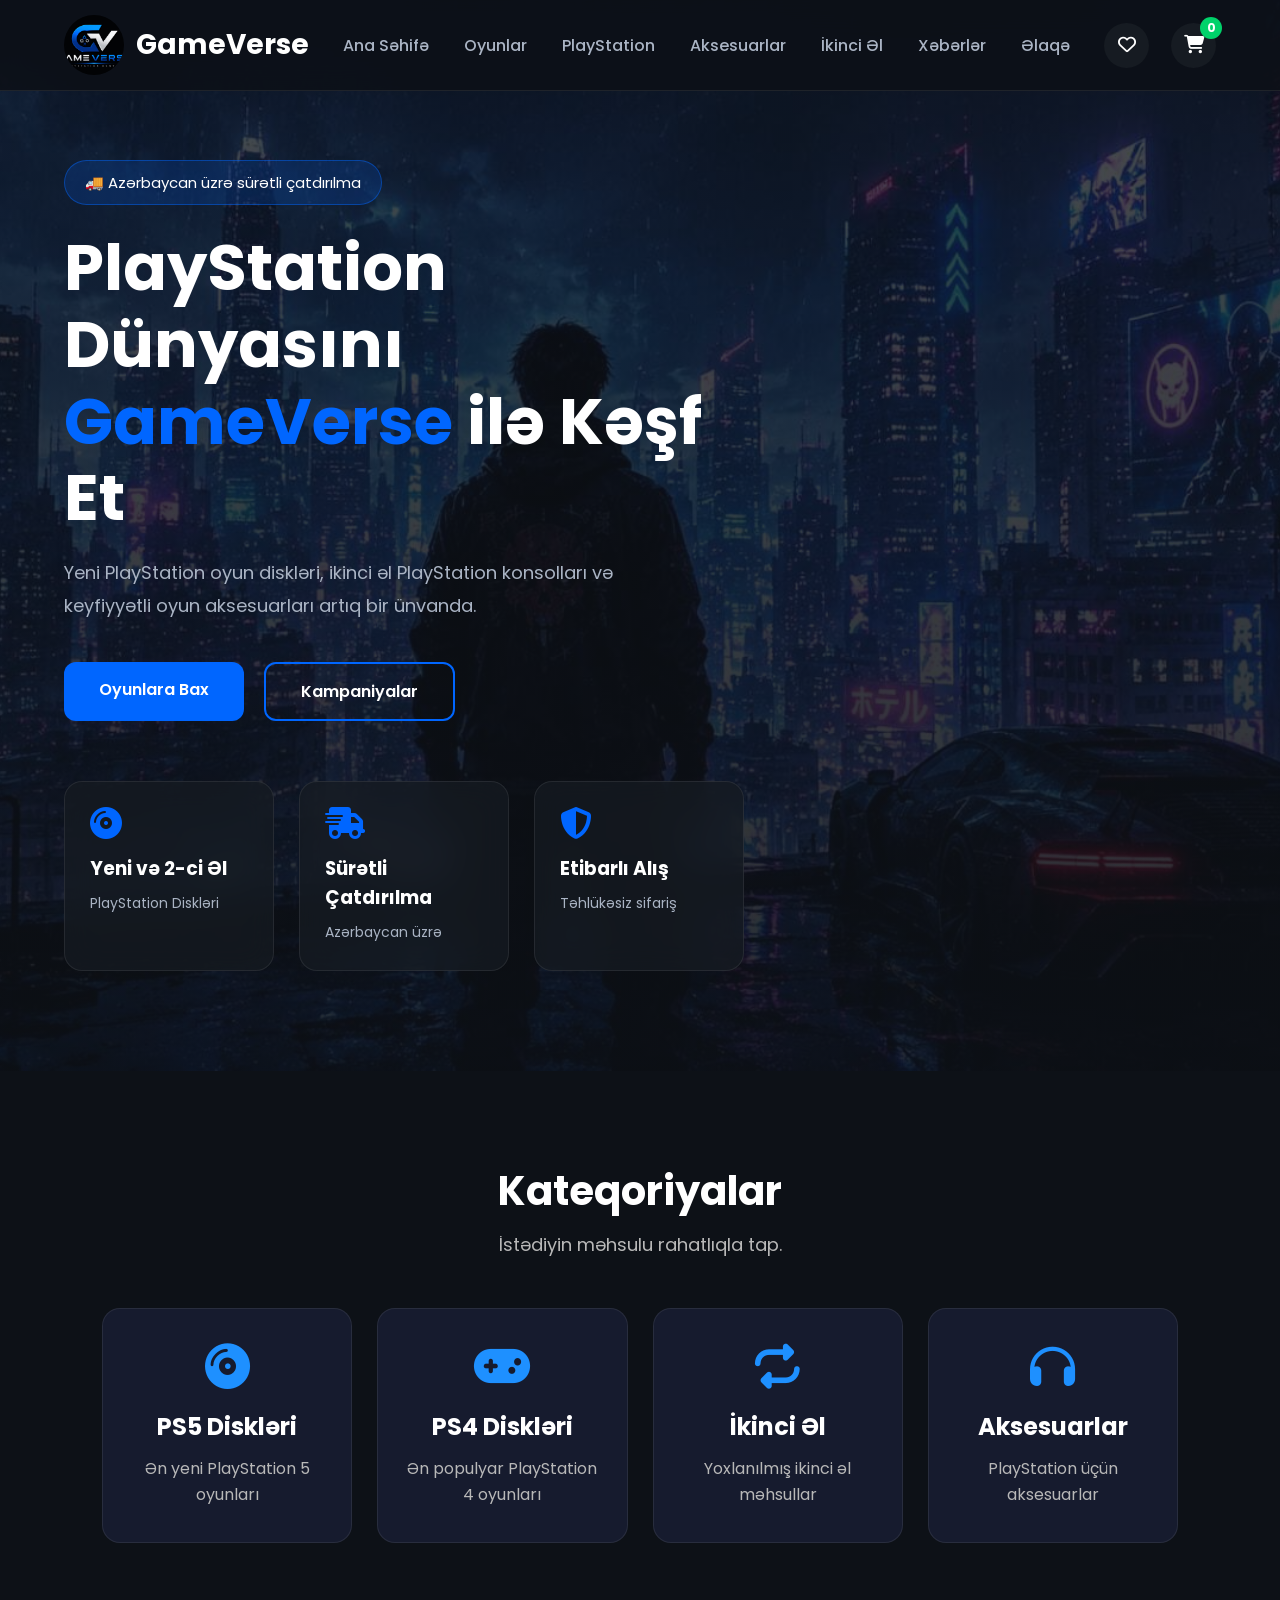
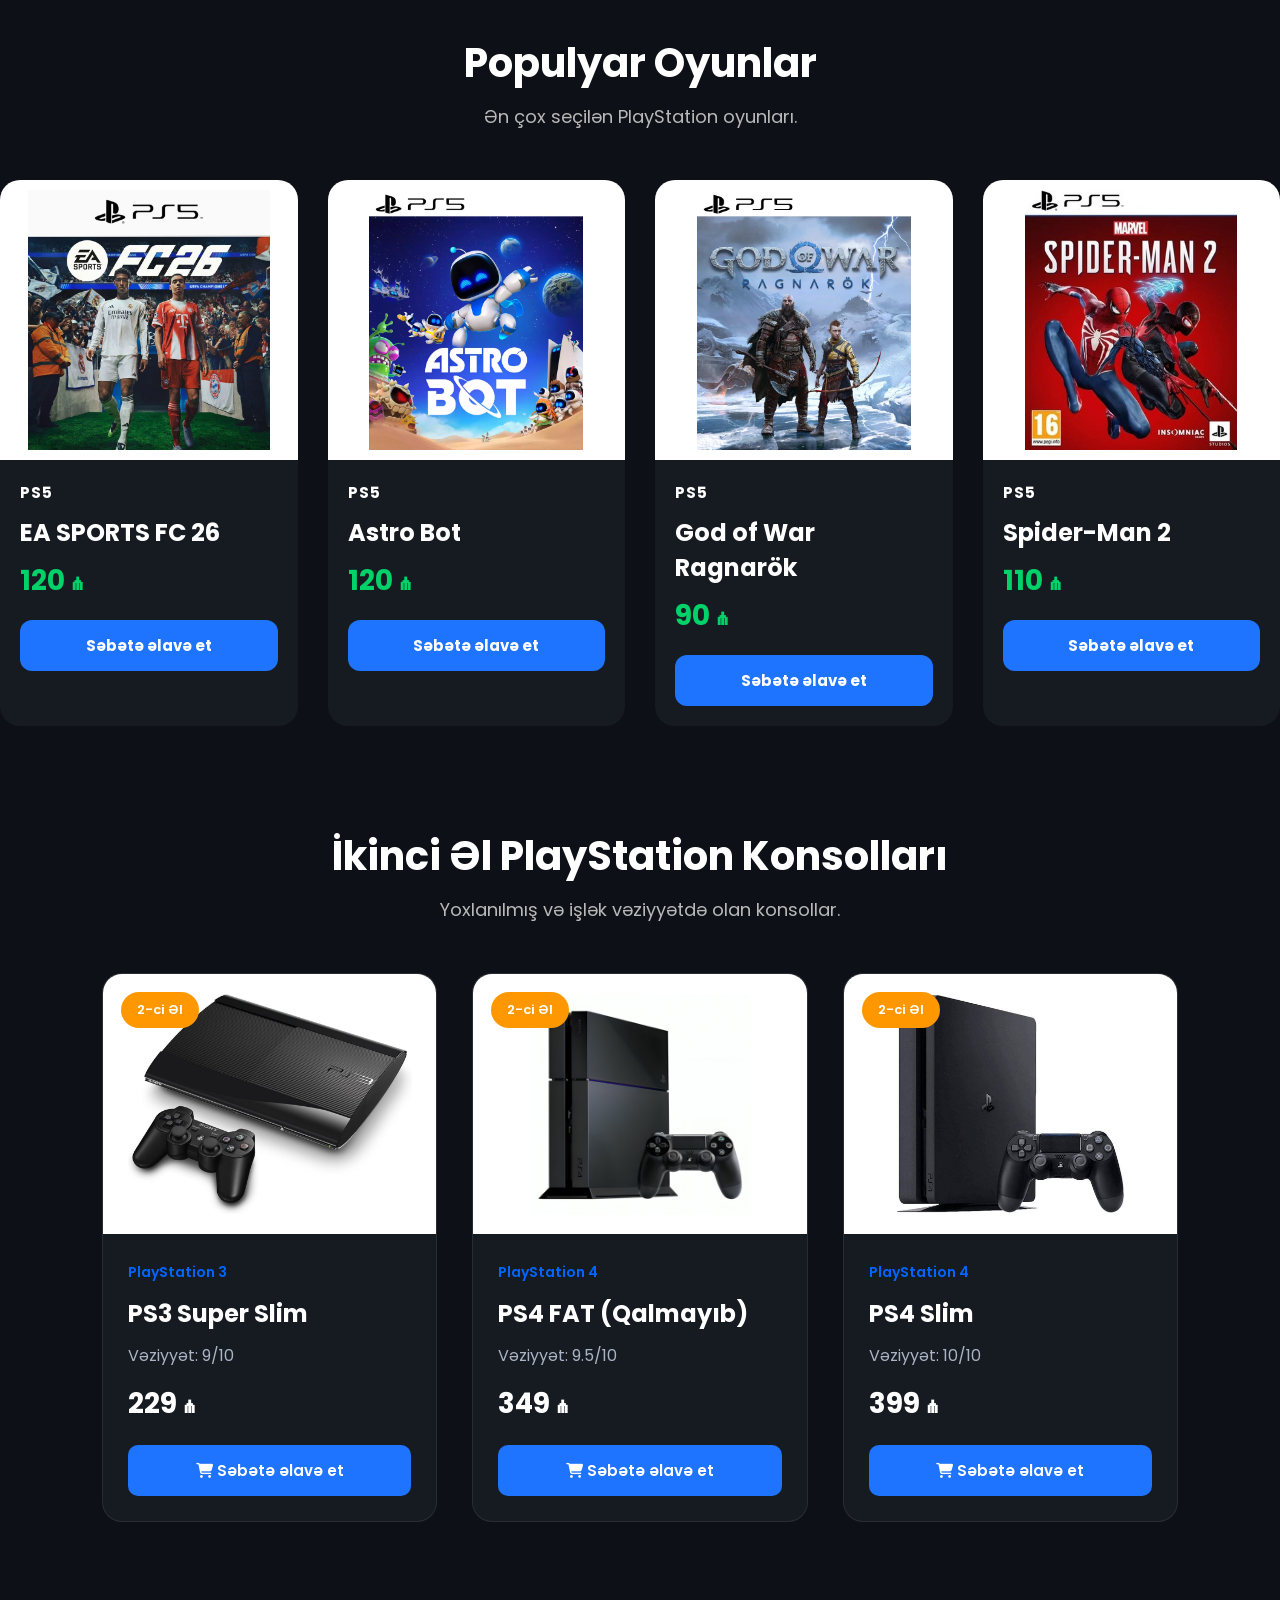
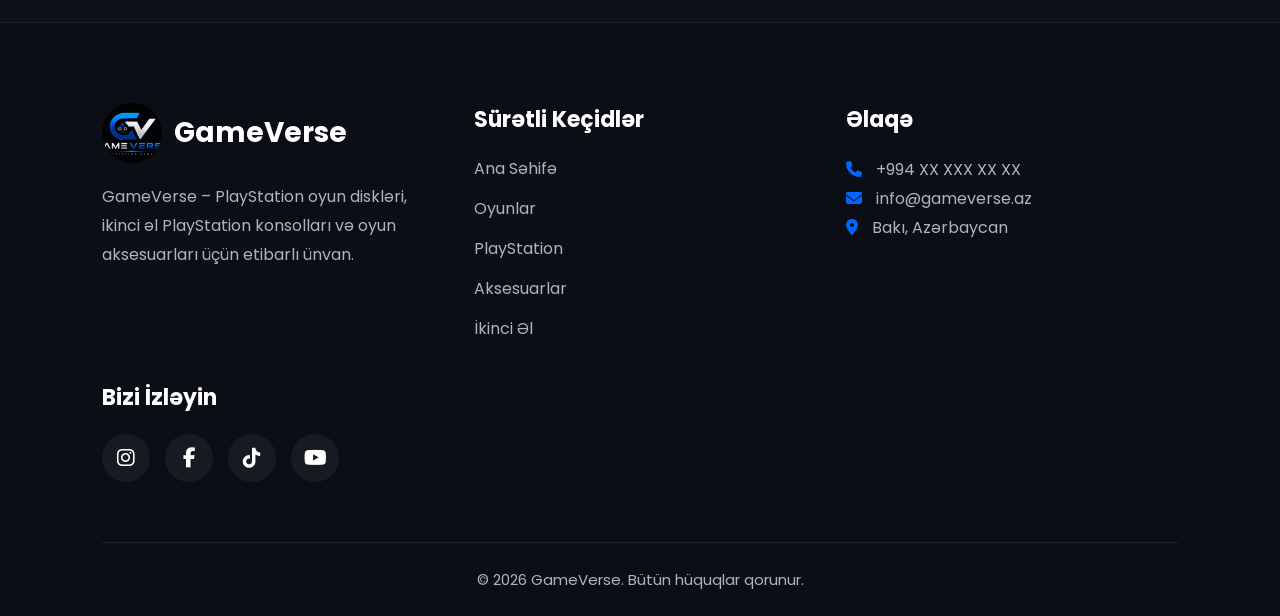
<file: index.html>
<!DOCTYPE html>
<html lang="az">

<head>
    <meta charset="UTF-8">

    <meta name="viewport" content="width=device-width, initial-scale=1.0">

    <title>GameVerse | PlayStation Oyunları</title>

    <meta name="description"
        content="PlayStation oyun diskləri, ikinci əl PlayStation konsolları və oyun aksesuarları.">

    <!-- Google Font -->

    <link rel="preconnect" href="https://fonts.googleapis.com">

    <link rel="preconnect" href="https://fonts.gstatic.com" crossorigin>

    <link href="https://fonts.googleapis.com/css2?family=Poppins:wght@300;400;500;600;700;800&display=swap"
        rel="stylesheet">

    <!-- Font Awesome -->

    <link rel="stylesheet"
        href="https://cdnjs.cloudflare.com/ajax/libs/font-awesome/6.7.2/css/all.min.css">

    <!-- CSS -->

    <link rel="stylesheet" href="style.css">
    <link rel="icon" type="image/jpeg" href="images/favicon.png">

</head>

<body>

    <!--================ HEADER ================-->

    <header>

        <nav class="navbar">

            <a href="index.html" class="logo">

                <img src="images/logo.jpeg" alt="GameVerse Logo">

                <span>GameVerse</span>

            </a>

            <ul class="nav-menu">

                <li><a href="index.html">Ana Səhifə</a></li>

                <li><a href="games.html">Oyunlar</a></li>

                <li><a href="playstation.html">PlayStation</a></li>

                <li><a href="accesories.html">Aksesuarlar</a></li>

                <li><a href="secondhand.html">İkinci Əl</a></li>

                <li><a href="news.html">Xəbərlər</a></li>

                <li><a href="contact.html">Əlaqə</a></li>

            </ul>

            <div class="nav-icons">

                

                <a href="favorites.html"><i class="fa-regular fa-heart"></i></a>

                <a href="cart.html" class="cart-icon">

    <i class="fa-solid fa-cart-shopping"></i>

    <span id="cart-count">0</span>

</a>

                

            </div>

        </nav>

    </header>

    <!--================ HERO ================-->

    <section class="hero">

        <div class="hero-content">

            <span class="hero-badge">

                🚚 Azərbaycan üzrə sürətli çatdırılma

            </span>

            <h1>

                PlayStation Dünyasını
                <span>GameVerse</span> ilə
                Kəşf Et

            </h1>

            <p>

                Yeni PlayStation oyun diskləri,
                ikinci əl PlayStation konsolları
                və keyfiyyətli oyun aksesuarları
                artıq bir ünvanda.

            </p>

            <div class="hero-buttons">

                <a href="games.html" class="btn-primary">

                    Oyunlara Bax

                </a>

                <a href="#" class="btn-secondary">

                    Kampaniyalar

                </a>

            </div>

            <div class="hero-features">

                <div class="feature-box">

                    <i class="fa-solid fa-compact-disc"></i>

                    <h3>Yeni və 2-ci Əl</h3>

                    <p>PlayStation Diskləri</p>

                </div>

                <div class="feature-box">

                    <i class="fa-solid fa-truck-fast"></i>

                    <h3>Sürətli Çatdırılma</h3>

                    <p>Azərbaycan üzrə</p>

                </div>

                <div class="feature-box">

                    <i class="fa-solid fa-shield-halved"></i>

                    <h3>Etibarlı Alış</h3>

                    <p>Təhlükəsiz sifariş</p>

                </div>

            </div>

        </div>

    </section>

<!--================ KATEQORİYALAR ================-->

<section class="categories">

    <div class="section-title">

        <h2>Kateqoriyalar</h2>

        <p>İstədiyin məhsulu rahatlıqla tap.</p>

    </div>

    <div class="category-container">

        <div class="category-card">

            <i class="fa-solid fa-compact-disc"></i>

            <h3>PS5 Diskləri</h3>

            <p>Ən yeni PlayStation 5 oyunları</p>

        </div>

        <div class="category-card">

            <i class="fa-solid fa-gamepad"></i>

            <h3>PS4 Diskləri</h3>

            <p>Ən populyar PlayStation 4 oyunları</p>

        </div>

        <div class="category-card">

            <i class="fa-solid fa-repeat"></i>

            <h3>İkinci Əl</h3>

            <p>Yoxlanılmış ikinci əl məhsullar</p>

        </div>

        <div class="category-card">

            <i class="fa-solid fa-headphones"></i>

            <h3>Aksesuarlar</h3>

            <p>PlayStation üçün aksesuarlar</p>

        </div>

    </div>

</section>

<!--================ POPULYAR OYUNLAR ================-->

<section class="popular-games">

    <div class="section-title">

        <h2>Populyar Oyunlar</h2>

        <p>Ən çox seçilən PlayStation oyunları.</p>

    </div>

    <div class="games-container">

        <div class="game-card">

            <img src="images/ea-sports-fc26-ps5.webp" alt="EA SPORTS FC 26">

            <div class="game-info">

                <span>PS5</span>

                <h3>EA SPORTS FC 26</h3>

                <p>120 ₼</p>

                <button class="add-cart">Səbətə əlavə et</button>

            </div>

        </div>

        <div class="game-card">

            <img src="images/astro-bot-ps5.webp" alt="Astro Bot">

            <div class="game-info">

                <span>PS5</span>

                <h3>Astro Bot</h3>

                <p>120 ₼</p>

                <button class="add-cart">Səbətə əlavə et</button>

            </div>

        </div>

        <div class="game-card">

            <img src="images/god-of-war-ragnarok-ps5.webp" alt="God of War Ragnarök">

            <div class="game-info">

                <span>PS5</span>

                <h3>God of War Ragnarök</h3>

                <p>90 ₼</p>

                <button class="add-cart">Səbətə əlavə et</button>

            </div>

        </div>

        <div class="game-card">

            <img src="images/spiderman-2-ps5.jpg" alt="Spider-Man 2">

            <div class="game-info">

                <span>PS5</span>

                <h3>Spider-Man 2</h3>

                <p>110 ₼</p>

                <button class="add-cart">Səbətə əlavə et</button>

            </div>

        </div>

    </div>

</section>

<!--================ İKİNCİ ƏL KONSOLLAR ================-->

<section class="used-consoles">

    <div class="section-title">

        <h2>İkinci Əl PlayStation Konsolları</h2>

        <p>Yoxlanılmış və işlək vəziyyətdə olan konsollar.</p>

    </div>

    <div class="console-container">

        <!-- PS3 -->

        <div class="console-card">

            <span class="badge used">2-ci Əl</span>

            <img src="images/ps3-super-slim.jpg" alt="PlayStation 3 Super Slim">

            <div class="console-info">

                <span class="platform">PlayStation 3</span>

                <h3>PS3 Super Slim</h3>

                <p class="condition">Vəziyyət: 9/10</p>

                <h4>229 ₼</h4>

                <button class="add-cart">

                    <i class="fa-solid fa-cart-shopping"></i>

                    Səbətə əlavə et

                </button>

            </div>

        </div>

        <!-- PS4 FAT -->

        <div class="console-card">

            <span class="badge used">2-ci Əl</span>

            <img src="images/ps4-fat.jpg" alt="PlayStation 4 FAT">

            <div class="console-info">

                <span class="platform">PlayStation 4</span>

                <h3>PS4 FAT (Qalmayıb)</h3>

                <p class="condition">Vəziyyət: 9.5/10</p>

                <h4>349 ₼</h4>

                <button class="add-cart">

                    <i class="fa-solid fa-cart-shopping"></i>

                    Səbətə əlavə et

                </button>

            </div>

        </div>

        <!-- PS4 SLIM -->

        <div class="console-card">

            <span class="badge used">2-ci Əl</span>

            <img src="images/ps4-slim.jpg" alt="PlayStation 4 Slim">

            <div class="console-info">

                <span class="platform">PlayStation 4</span>

                <h3>PS4 Slim</h3>

                <p class="condition">Vəziyyət: 10/10</p>

                <h4>399 ₼</h4>

                <button class="add-cart">

                    <i class="fa-solid fa-cart-shopping"></i>

                    Səbətə əlavə et

                </button>

            </div>

        </div>

    </div>

</section>

<!--================ FOOTER ================-->

<footer class="footer">

    <div class="footer-container">

        <!-- Logo və məlumat -->

        <div class="footer-box">

            <a href="index.html" class="footer-logo">

                <img src="images/logo.jpeg" alt="GameVerse Logo">

                <span>GameVerse</span>

            </a>

            <p>
                GameVerse – PlayStation oyun diskləri,
                ikinci əl PlayStation konsolları və
                oyun aksesuarları üçün etibarlı ünvan.
            </p>

        </div>

        <!-- Sürətli Keçidlər -->

        <div class="footer-box">

            <h3>Sürətli Keçidlər</h3>

            <ul>

                <li><a href="index.html">Ana Səhifə</a></li>

                <li><a href="games.html">Oyunlar</a></li>

                <li><a href="playstation.html">PlayStation</a></li>

                <li><a href="accesories.html">Aksesuarlar</a></li>

                <li><a href="secondhand.html">İkinci Əl</a></li>

            </ul>

        </div>

        <!-- Əlaqə -->

        <div class="footer-box">

            <h3>Əlaqə</h3>

            <p><i class="fa-solid fa-phone"></i> +994 XX XXX XX XX</p>

            <p><i class="fa-solid fa-envelope"></i> info@gameverse.az</p>

            <p><i class="fa-solid fa-location-dot"></i> Bakı, Azərbaycan</p>

        </div>

        <!-- Sosial Şəbəkələr -->

        <div class="footer-box">

            <h3>Bizi İzləyin</h3>

            <div class="social-icons">

                <a href="#"><i class="fab fa-instagram"></i></a>

                <a href="#"><i class="fab fa-facebook-f"></i></a>

                <a href="#"><i class="fab fa-tiktok"></i></a>

                <a href="#"><i class="fab fa-youtube"></i></a>

            </div>

        </div>

    </div>

    <div class="footer-bottom">

        <p>© 2026 GameVerse. Bütün hüquqlar qorunur.</p>

    </div>

</footer>

<!-- SEARCH MODAL -->

<div id="search-modal">

    <div class="search-box">

        <div class="search-header">

            <input
                type="text"
                id="search-input"
                placeholder="Oyun, PlayStation və ya aksesuar axtarın...">

            <button id="close-search">
                <i class="fa-solid fa-xmark"></i>
            </button>

        </div>

        <div id="search-results">

            <div class="search-empty">

                <i class="fa-solid fa-magnifying-glass"></i>

                <p>Axtarışa başlayın...</p>

            </div>

        </div>

    </div>

</div>

<div id="toast" class="toast">

    <i class="fa-solid fa-heart"></i>

    <span>Favorilərə əlavə edildi</span>

</div>

<script src="script.js"></script>
</body>
</html>
</file>
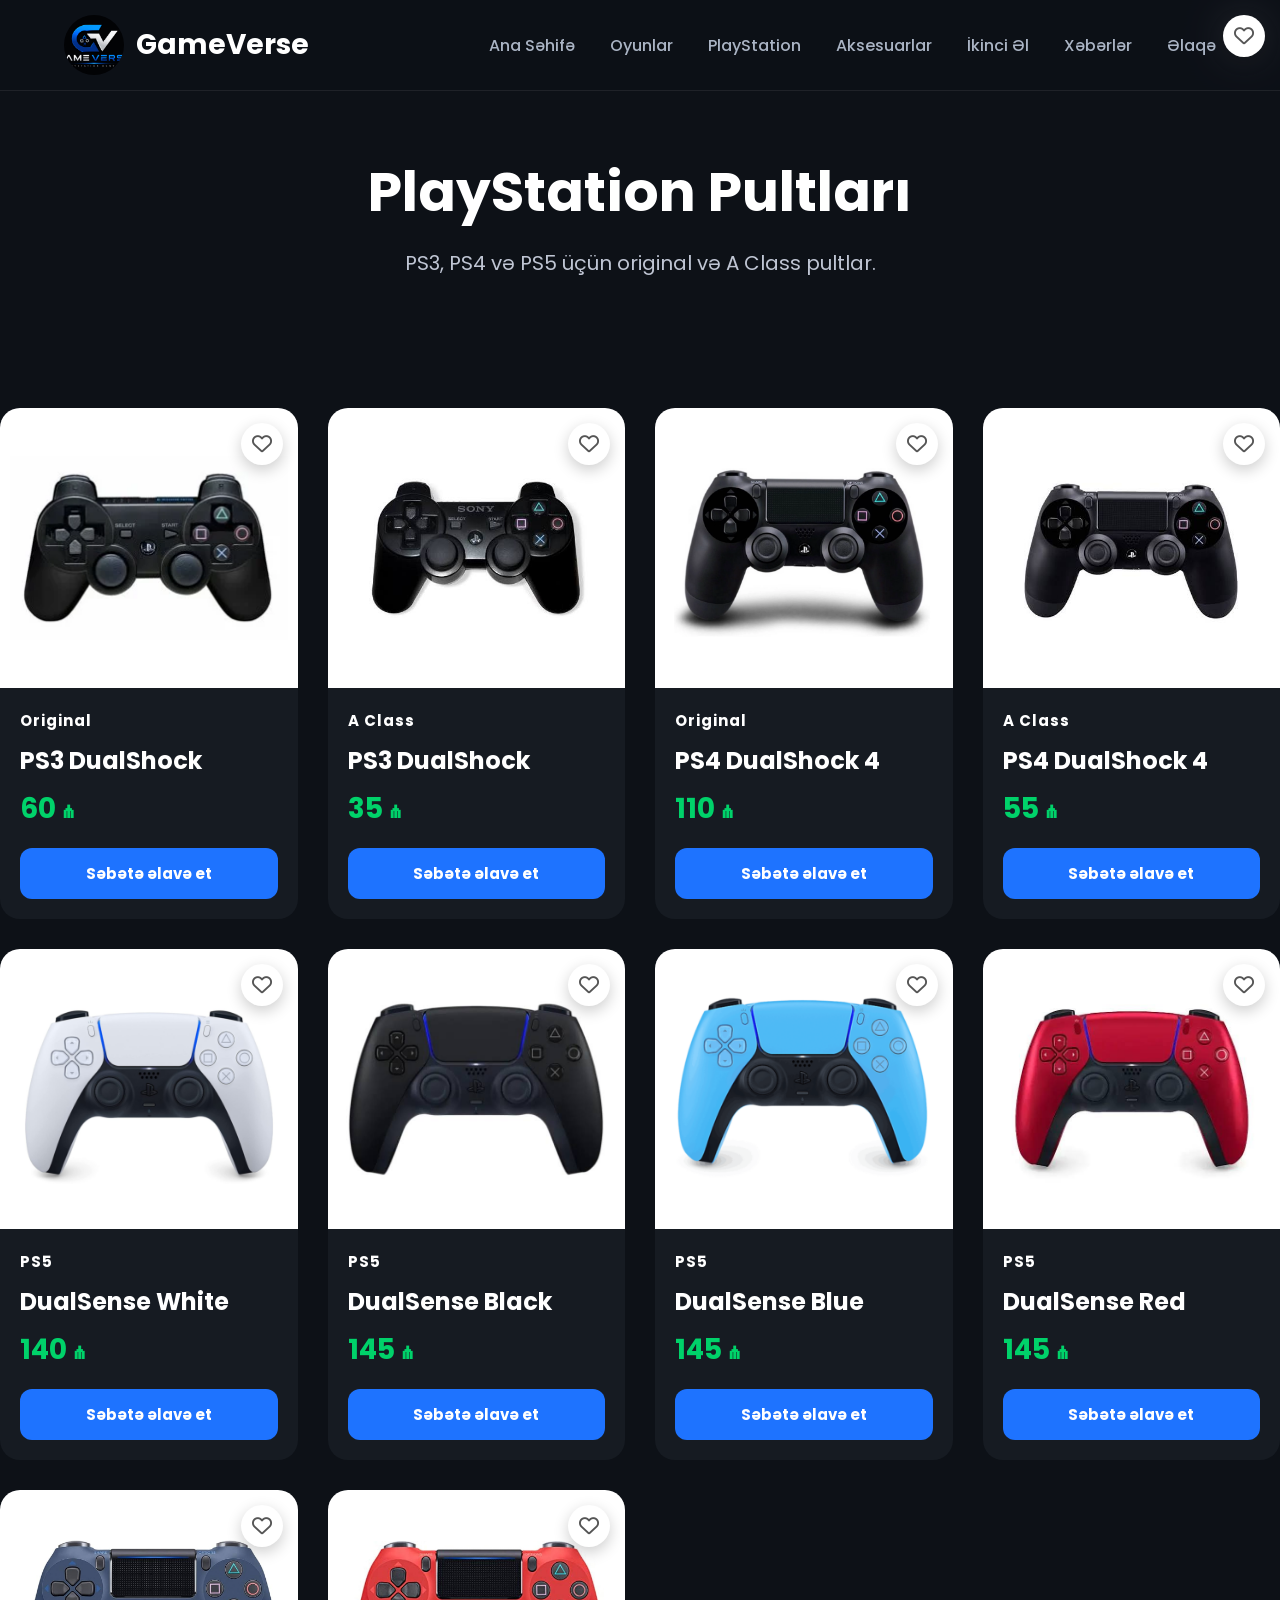
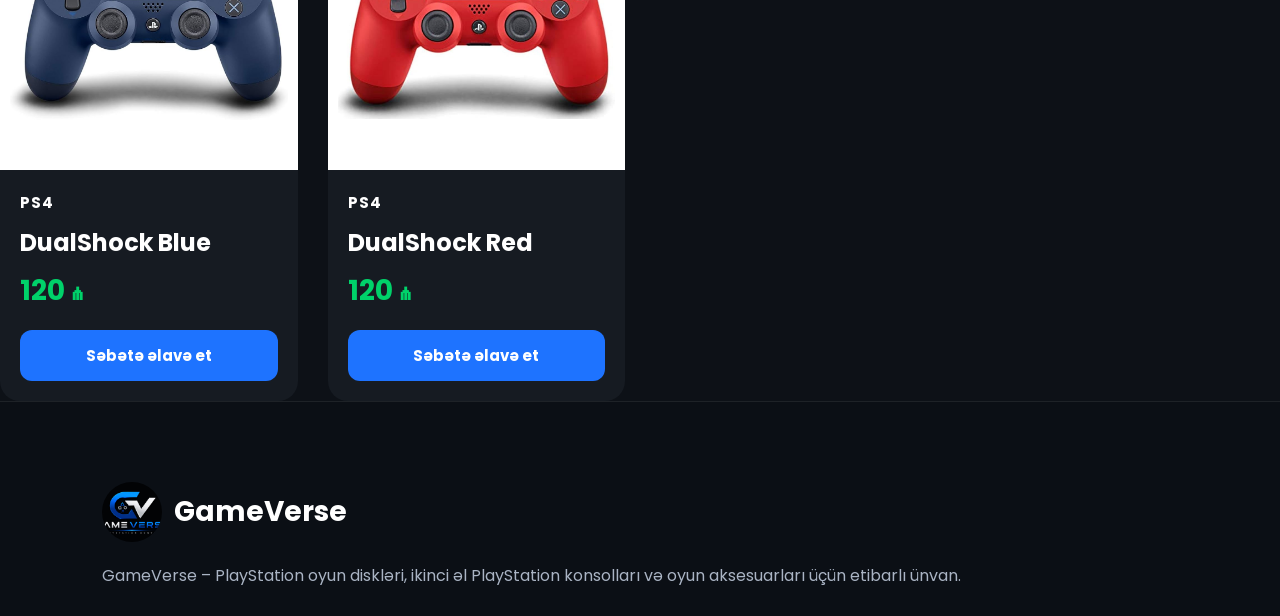
<file: accesories.html>
<!DOCTYPE html>
<html lang="az">

<head>

    <meta charset="UTF-8">
    <meta name="viewport" content="width=device-width, initial-scale=1.0">

    <title>GameVerse | Pultlar</title>

    <!-- CSS -->
    <link rel="stylesheet" href="style.css">

    <!-- Google Fonts -->
    <link rel="preconnect" href="https://fonts.googleapis.com">
    <link rel="preconnect" href="https://fonts.gstatic.com" crossorigin>

    <link href="https://fonts.googleapis.com/css2?family=Poppins:wght@300;400;500;600;700;800&display=swap" rel="stylesheet">

    <!-- Font Awesome -->
    <link rel="stylesheet"
        href="https://cdnjs.cloudflare.com/ajax/libs/font-awesome/6.7.2/css/all.min.css">

    <!-- Favicon -->
    <link rel="icon" type="image/jpeg" href="images/favicon.png">

</head>

<body>

    <header>

    <nav class="navbar">

        <a href="favorites.html" class="logo">

            <div class="favorite-btn">
    <i class="fa-regular fa-heart"></i>
</div>

<img src="images/logo.jpeg" alt="GameVerse Logo">

            <span>GameVerse</span>

        </a>

        <ul class="nav-menu">

            <li><a href="index.html">Ana Səhifə</a></li>

            <li><a href="games.html" class="active">Oyunlar</a></li>

            <li><a href="playstation.html">PlayStation</a></li>

            <li><a href="accesories.html">Aksesuarlar</a></li>

            <li><a href="secondhand.html">İkinci Əl</a></li>

            <li><a href="news.html">Xəbərlər</a></li>

            <li><a href="contact.html">Əlaqə</a></li>

        </ul>

    </nav>

</header>

<section class="page-hero">

    <div class="accessories-hero-content">

        <h1>PlayStation Pultları</h1>

        <p>PS3, PS4 və PS5 üçün original və A Class pultlar.</p>

    </div>
</section>
<section class="popular-games">
    <div class="games-container">

        <!-- PS3 Original -->
        <div class="game-card">

            <div class="favorite-btn">
                <i class="fa-regular fa-heart"></i>
            </div>

            <img src="images/ps3-dualshock-original.webp" alt="PS3 Original Controller">

            <div class="game-info">

                <span>Original</span>

                <h3>PS3 DualShock</h3>

                <p>60 ₼</p>

                <button class="add-cart">Səbətə əlavə et</button>

            </div>

        </div>

        <!-- PS3 A Class -->
        <div class="game-card">

            <div class="favorite-btn">
                <i class="fa-regular fa-heart"></i>
            </div>

            <img src="images/ps3-dualshock-aclass.jpg" alt="PS3 A Class Controller">

            <div class="game-info">

                <span>A Class</span>

                <h3>PS3 DualShock</h3>

                <p>35 ₼</p>

                <button class="add-cart">Səbətə əlavə et</button>

            </div>

        </div>

        <!-- PS4 Original -->
        <div class="game-card">

            <div class="favorite-btn">
                <i class="fa-regular fa-heart"></i>
            </div>

            <img src="images/ps4-dualshock-original.webp" alt="PS4 Original Controller">

            <div class="game-info">

                <span>Original</span>

                <h3>PS4 DualShock 4</h3>

                <p>110 ₼</p>

                <button class="add-cart">Səbətə əlavə et</button>

            </div>

        </div>

        <!-- PS4 A Class -->
        <div class="game-card">

            <div class="favorite-btn">
                <i class="fa-regular fa-heart"></i>
            </div>

            <img src="images/ps4-dualshock-aclass.jpg" alt="PS4 A Class Controller">

            <div class="game-info">

                <span>A Class</span>

                <h3>PS4 DualShock 4</h3>

                <p>55 ₼</p>

                <button class="add-cart">Səbətə əlavə et</button>

            </div>

        </div>

        <!-- DualSense White -->
        <div class="game-card">

            <div class="favorite-btn">
                <i class="fa-regular fa-heart"></i>
            </div>

            <img src="images/dualsense-white.png" alt="DualSense White">

            <div class="game-info">

                <span>PS5</span>

                <h3>DualSense White</h3>

                <p>140 ₼</p>

                <button class="add-cart">Səbətə əlavə et</button>

            </div>

        </div>

        <!-- DualSense Black -->
        <div class="game-card">

            <div class="favorite-btn">
                <i class="fa-regular fa-heart"></i>
            </div>

            <img src="images/dualsense-black.jpg" alt="DualSense Black">

            <div class="game-info">

                <span>PS5</span>

                <h3>DualSense Black</h3>

                <p>145 ₼</p>

                <button class="add-cart">Səbətə əlavə et</button>

            </div>

        </div>

        <!-- DualSense Blue -->
        <div class="game-card">

            <div class="favorite-btn">
                <i class="fa-regular fa-heart"></i>
            </div>

            <img src="images/dualsense-blue.png" alt="DualSense Blue">

            <div class="game-info">

                <span>PS5</span>

                <h3>DualSense Blue</h3>

                <p>145 ₼</p>

                <button class="add-cart">Səbətə əlavə et</button>

            </div>

        </div>

        <!-- DualSense Red -->
        <div class="game-card">

            <div class="favorite-btn">
                <i class="fa-regular fa-heart"></i>
            </div>

            <img src="images/dualsense-red.jpg" alt="DualSense Red">

            <div class="game-info">

                <span>PS5</span>

                <h3>DualSense Red</h3>

                <p>145 ₼</p>

                <button class="add-cart">Səbətə əlavə et</button>

            </div>

        </div>

        <!-- DualShock Blue -->
        <div class="game-card">

            <div class="favorite-btn">
                <i class="fa-regular fa-heart"></i>
            </div>

            <img src="images/dualshock-blue.jpg" alt="DualShock Blue">

            <div class="game-info">

                <span>PS4</span>

                <h3>DualShock Blue</h3>

                <p>120 ₼</p>

                <button class="add-cart">Səbətə əlavə et</button>

            </div>

        </div>

        <!-- DualShock Red -->
        <div class="game-card">

            <div class="favorite-btn">
                <i class="fa-regular fa-heart"></i>
            </div>

            <img src="images/dualshock-red.jpg" alt="DualShock Red">

            <div class="game-info">

                <span>PS4</span>

                <h3>DualShock Red</h3>

                <p>120 ₼</p>

                <button class="add-cart">Səbətə əlavə et</button>

            </div>

        </div>

    </div>

</section>

<footer class="footer">

    <div class="footer-container">

        <!-- Logo və məlumat -->

        <div class="footer-box">

            <a href="index.html" class="footer-logo">

                <div class="favorite-btn">
    <i class="fa-regular fa-heart"></i>
</div>

<img src="images/logo.jpeg" alt="GameVerse Logo">

                <span>GameVerse</span>

            </a>

            <p>
                GameVerse – PlayStation oyun diskləri,
                ikinci əl PlayStation konsolları və
                oyun aksesuarları üçün etibarlı ünvan.
            </p>

        </div>

</footer>


    <div class="toast" id="toast">
        <i class="fa-solid fa-heart"></i>
        <span>Favorilərə əlavə edildi</span>
    </div>

    <script src="script.js"></script>

</body>
</html>
</file>
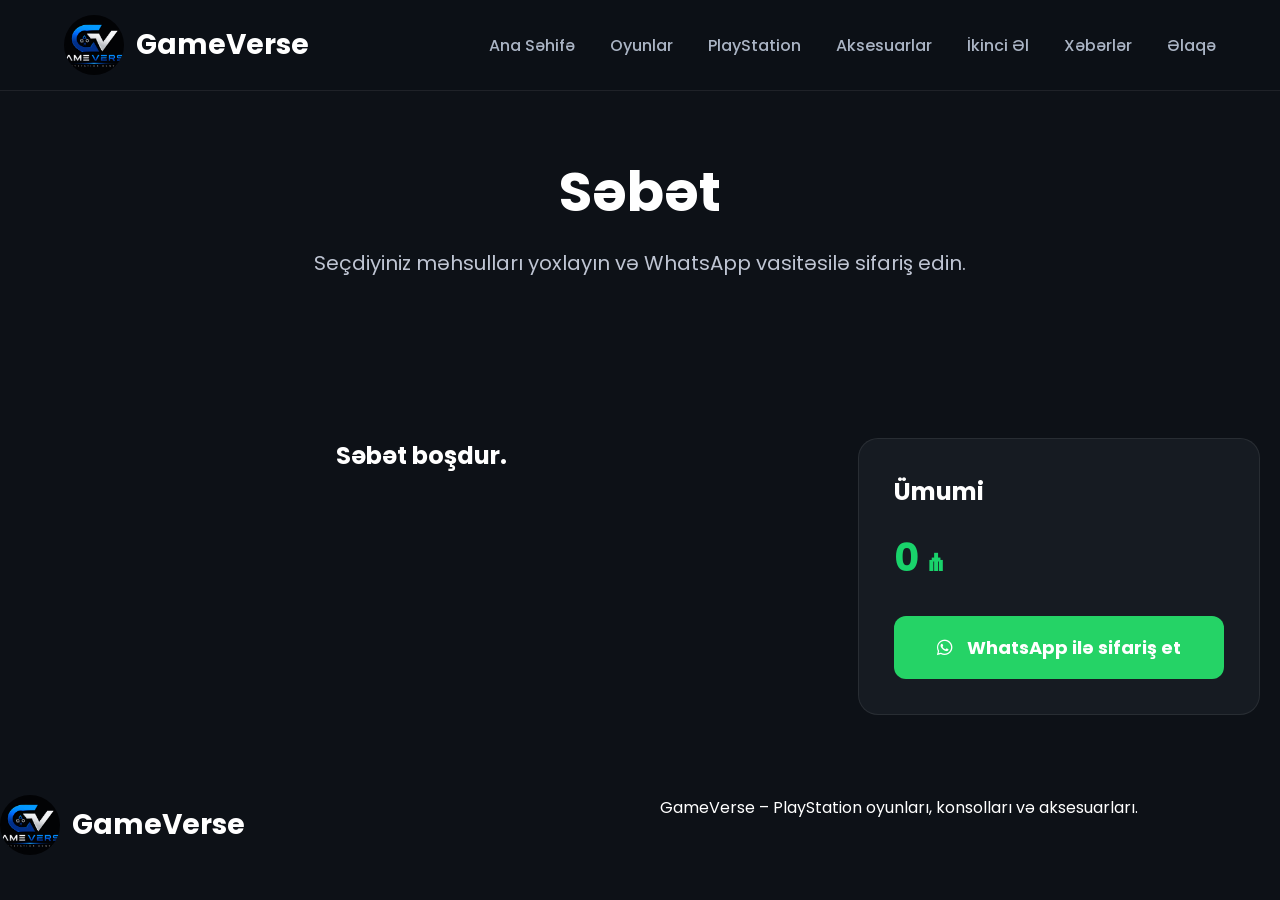
<file: cart.html>
<!DOCTYPE html>
<html lang="az">

<head>

    <meta charset="UTF-8">
    <meta name="viewport" content="width=device-width, initial-scale=1.0">

    <title>GameVerse | Səbət</title>

    <!-- CSS -->
    <link rel="stylesheet" href="style.css">

    <!-- Google Fonts -->
    <link rel="preconnect" href="https://fonts.googleapis.com">
    <link rel="preconnect" href="https://fonts.gstatic.com" crossorigin>

    <link href="https://fonts.googleapis.com/css2?family=Poppins:wght@300;400;500;600;700;800&display=swap" rel="stylesheet">

    <!-- Font Awesome -->
    <link rel="stylesheet"
    href="https://cdnjs.cloudflare.com/ajax/libs/font-awesome/6.7.2/css/all.min.css">

    <!-- Favicon -->
    <link rel="icon" href="images/favicon.png">

</head>

<body>

<header>

    <nav class="navbar">

        <a href="index.html" class="logo">

            <img src="images/logo.jpeg" alt="GameVerse Logo">

            <span>GameVerse</span>

        </a>

        <ul class="nav-menu">

            <li><a href="index.html">Ana Səhifə</a></li>

            <li><a href="games.html">Oyunlar</a></li>

            <li><a href="playstation.html">PlayStation</a></li>

            <li><a href="accesories.html">Aksesuarlar</a></li>

            <li><a href="secondhand.html">İkinci Əl</a></li>

            <li><a href="news.html">Xəbərlər</a></li>

            <li><a href="contact.html">Əlaqə</a></li>

        </ul>

    </nav>

</header>

<section class="page-hero">

    <div class="page-hero-content">

        <h1>Səbət</h1>

        <p>
            Seçdiyiniz məhsulları yoxlayın və WhatsApp vasitəsilə sifariş edin.
        </p>

    </div>

</section>

<section class="cart-section">

    <div class="cart-container">

        <div id="cart-items">

            <!-- JavaScript məhsulları bura əlavə edəcək -->

        </div>

        <div class="cart-summary">

            <h2>Ümumi</h2>

            <h3 id="cart-total">0 ₼</h3>

            <button id="whatsapp-order">

                <i class="fa-brands fa-whatsapp"></i>

                WhatsApp ilə sifariş et

            </button>

        </div>

    </div>

</section>

<footer>

    <div class="footer-container">

        <div class="footer-logo">

            <img src="images/logo.jpeg" alt="">

            <span>GameVerse</span>

        </div>

        <p>
            GameVerse – PlayStation oyunları, konsolları və aksesuarları.
        </p>

    </div>

</footer>

<script src="script.js"></script>

</body>
</html>
</file>
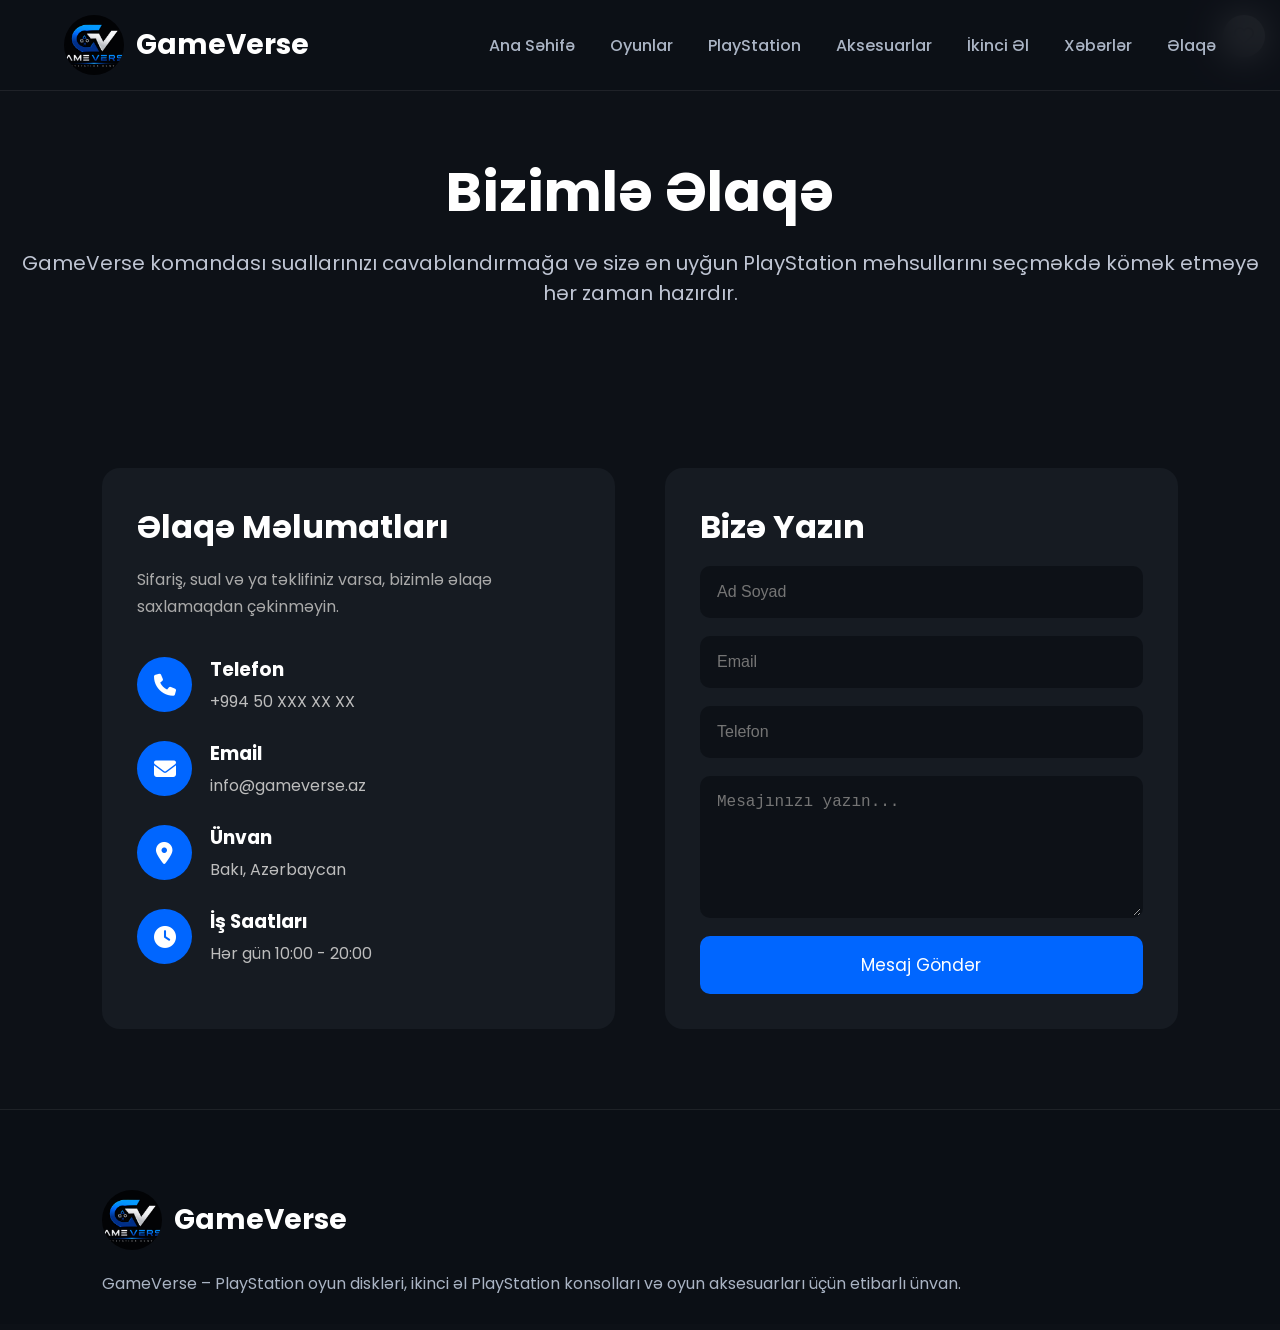
<file: contact.html>
<!DOCTYPE html>
<html lang="az">

<head>

    <meta charset="UTF-8">

    <meta name="viewport" content="width=device-width, initial-scale=1.0">

    <title>GameVerse | Əlaqə</title>

    <link rel="icon" type="image/jpeg" href="images/favicon.png">

    <link rel="stylesheet" href="style.css">

    <link rel="preconnect" href="https://fonts.googleapis.com">

    <link rel="preconnect" href="https://fonts.gstatic.com" crossorigin>

    <link href="https://fonts.googleapis.com/css2?family=Poppins:wght@300;400;500;600;700;800&display=swap" rel="stylesheet">

    <link rel="stylesheet"
        href="https://cdnjs.cloudflare.com/ajax/libs/font-awesome/6.6.0/css/all.min.css">

</head>

<body>

<header>

    <nav class="navbar">

        <a href="index.html" class="logo">

            <img src="images/logo.jpeg" alt="GameVerse Logo">

            <span>GameVerse</span>

        </a>

        <ul class="nav-menu">

            <li><a href="index.html">Ana Səhifə</a></li>

            <li><a href="games.html">Oyunlar</a></li>

            <li><a href="playstation.html">PlayStation</a></li>

            <li><a href="accesories.html">Aksesuarlar</a></li>

            <li><a href="secondhand.html">İkinci Əl</a></li>

            <li><a href="news.html">Xəbərlər</a></li>

            <li><a href="contact.html" class="active">Əlaqə</a></li>

        </ul>

    </nav>

</header>

<section class="page-hero">

    <h1>Bizimlə Əlaqə</h1>

    <p>
        GameVerse komandası suallarınızı cavablandırmağa və sizə ən uyğun PlayStation məhsullarını seçməkdə kömək etməyə hər zaman hazırdır.
    </p>

</section>

<section class="contact-section">

    <div class="contact-container">

        <div class="contact-info">

            <h2>Əlaqə Məlumatları</h2>

            <p>
                Sifariş, sual və ya təklifiniz varsa, bizimlə əlaqə saxlamaqdan çəkinməyin.
            </p>

            <div class="info-box">
                <i class="fa-solid fa-phone"></i>

                <div>
                    <h3>Telefon</h3>
                    <span>+994 50 XXX XX XX</span>
                </div>

            </div>

            <div class="info-box">

                <i class="fa-solid fa-envelope"></i>

                <div>
                    <h3>Email</h3>
                    <span>info@gameverse.az</span>
                </div>

            </div>

            <div class="info-box">

                <i class="fa-solid fa-location-dot"></i>

                <div>
                    <h3>Ünvan</h3>
                    <span>Bakı, Azərbaycan</span>
                </div>

            </div>

            <div class="info-box">

                <i class="fa-solid fa-clock"></i>

                <div>
                    <h3>İş Saatları</h3>
                    <span>Hər gün 10:00 - 20:00</span>
                </div>

            </div>

        </div>

        <div class="contact-form">

            <h2>Bizə Yazın</h2>

            <form>

                <input type="text" placeholder="Ad Soyad" required>

                <input type="email" placeholder="Email" required>

                <input type="tel" placeholder="Telefon">

                <textarea placeholder="Mesajınızı yazın..." rows="6"></textarea>

                <button type="submit">Mesaj Göndər</button>

            </form>

        </div>

    </div>

</section>
<footer class="footer">

    <div class="footer-container">

        <!-- Logo və məlumat -->

        <div class="footer-box">

            <a href="index.html" class="footer-logo">

                <div class="favorite-btn">
    <i class="fa-regular fa-heart"></i>
</div>

<img src="images/logo.jpeg" alt="GameVerse Logo">

                <span>GameVerse</span>

            </a>

            <p>
                GameVerse – PlayStation oyun diskləri,
                ikinci əl PlayStation konsolları və
                oyun aksesuarları üçün etibarlı ünvan.
            </p>

        </div>
</footer>
</body>
</html>
</file>
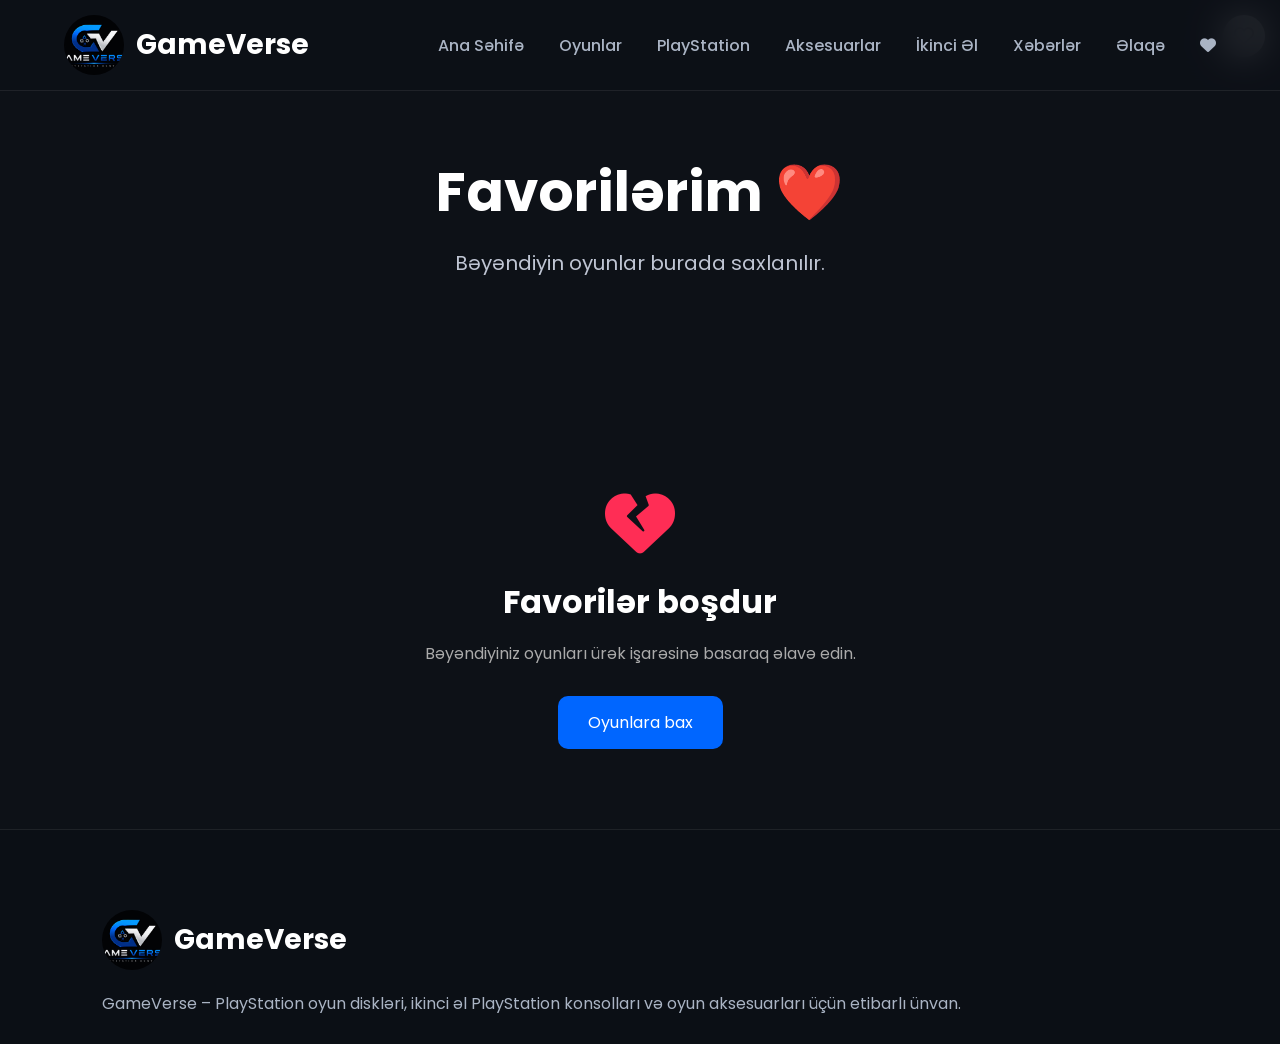
<file: favorites.html>
<!DOCTYPE html>
<html lang="az">

<head>

    <meta charset="UTF-8">
    <meta name="viewport" content="width=device-width, initial-scale=1.0">

    <title>GameVerse | Favorilər</title>

    <link rel="icon" type="image/jpeg" href="images/logo.jpeg">

    <link rel="stylesheet" href="style.css">

    <link rel="preconnect" href="https://fonts.googleapis.com">
    <link rel="preconnect" href="https://fonts.gstatic.com" crossorigin>

    <link href="https://fonts.googleapis.com/css2?family=Poppins:wght@300;400;500;600;700;800&display=swap" rel="stylesheet">

    <link rel="stylesheet"
        href="https://cdnjs.cloudflare.com/ajax/libs/font-awesome/6.6.0/css/all.min.css">

</head>

<body>

<header>

    <nav class="navbar">

        <a href="index.html" class="logo">
            <img src="images/logo.jpeg" alt="GameVerse Logo">
            <span>GameVerse</span>
        </a>

        <ul class="nav-menu">

            <li><a href="index.html">Ana Səhifə</a></li>

            <li><a href="games.html">Oyunlar</a></li>

            <li><a href="playstation.html">PlayStation</a></li>

            <li><a href="accesories.html">Aksesuarlar</a></li>

            <li><a href="secondhand.html">İkinci Əl</a></li>

            <li><a href="news.html">Xəbərlər</a></li>

            <li><a href="contact.html">Əlaqə</a></li>

            <li>
                <a href="favorites.html" class="active">
                    <i class="fa-solid fa-heart"></i>
                </a>
            </li>

        </ul>

    </nav>

</header>

<section class="page-hero">

    <h1>Favorilərim ❤️</h1>

    <p>
        Bəyəndiyin oyunlar burada saxlanılır.
    </p>

</section>

<section class="popular-games">

    <div id="favorites-container" class="games-container"></div>

    </div>

</section>
<footer class="footer">

    <div class="footer-container">

        <!-- Logo və məlumat -->

        <div class="footer-box">

            <a href="index.html" class="footer-logo">

                <div class="favorite-btn">
    <i class="fa-regular fa-heart"></i>
</div>

<img src="images/logo.jpeg" alt="GameVerse Logo">

                <span>GameVerse</span>

            </a>

            <p>
                GameVerse – PlayStation oyun diskləri,
                ikinci əl PlayStation konsolları və
                oyun aksesuarları üçün etibarlı ünvan.
            </p>

        </div>
        
<div id="toast" class="toast">
    <i class="fa-solid fa-heart"></i>
    <span>Favorilərə əlavə edildi</span>
</div>

<script src="favorites.js"></script>
<script src="script.js"></script>
</body>
</body>
</html>
</file>
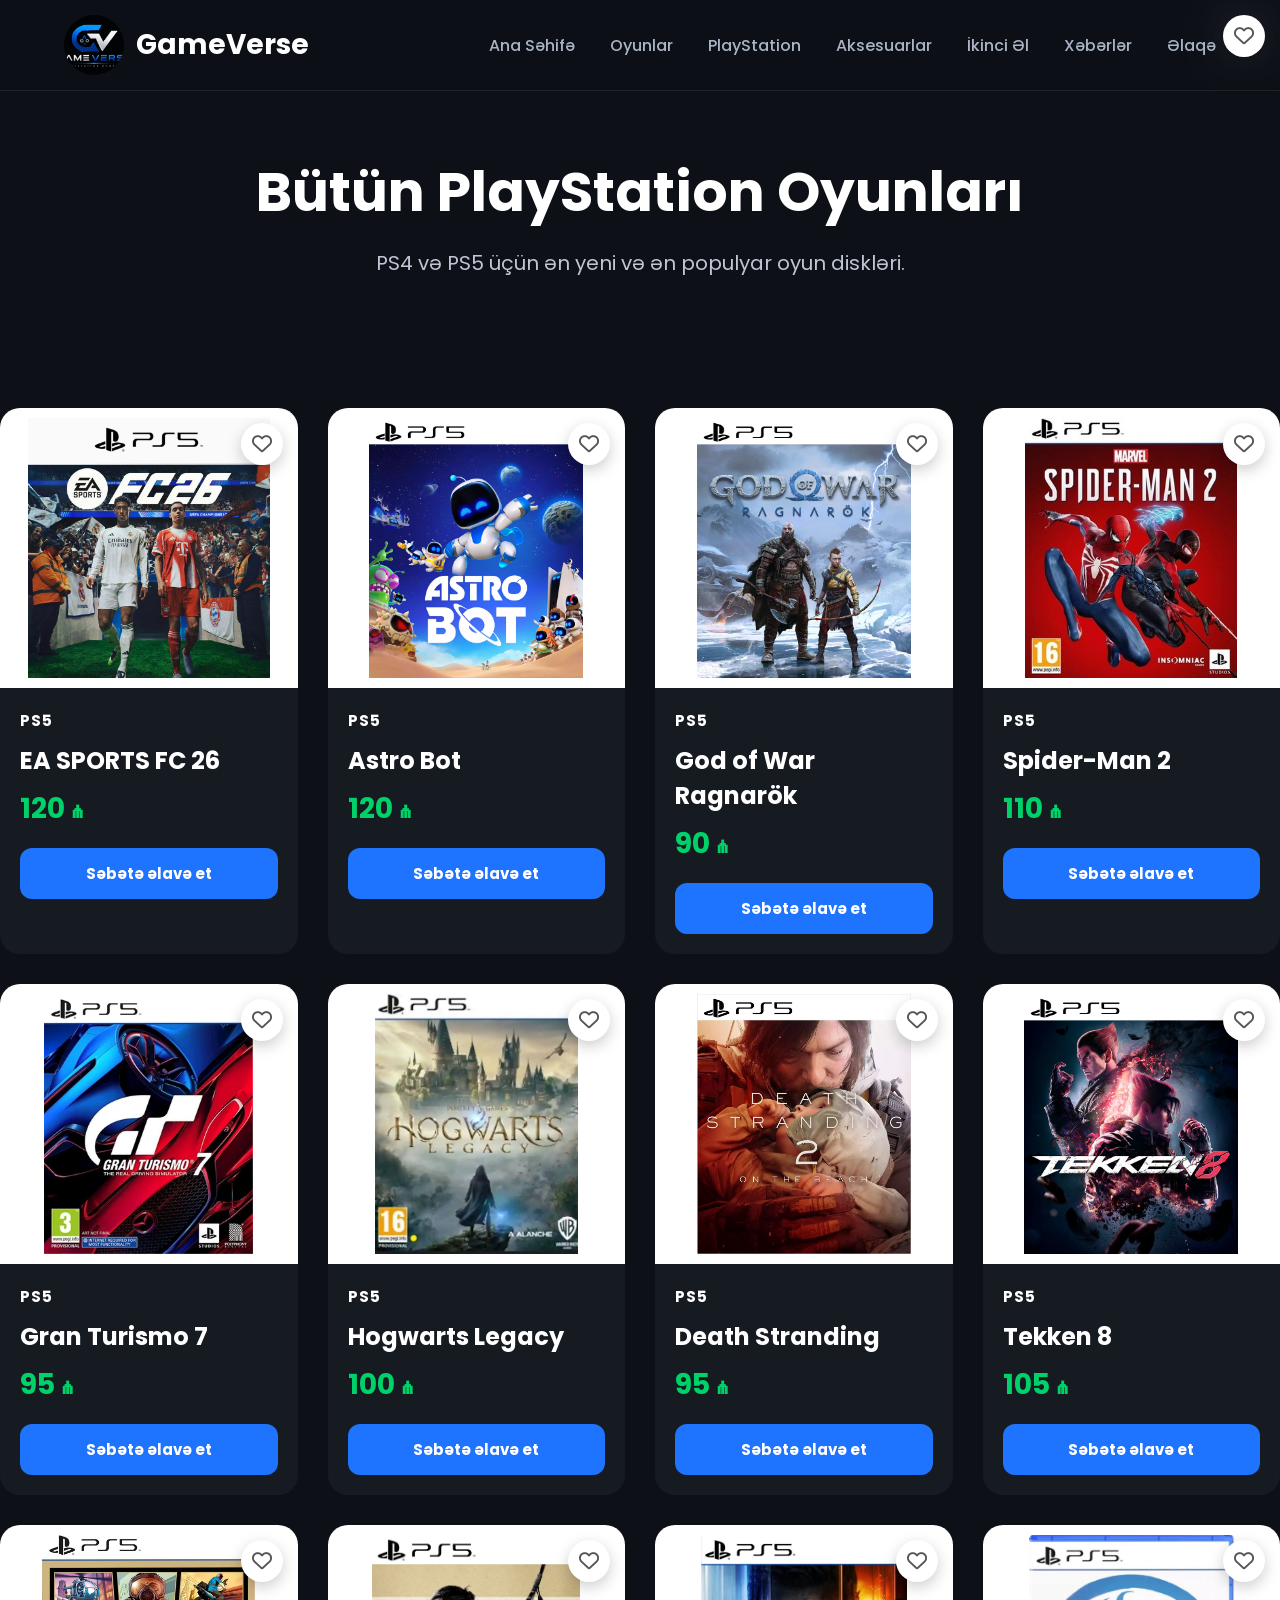
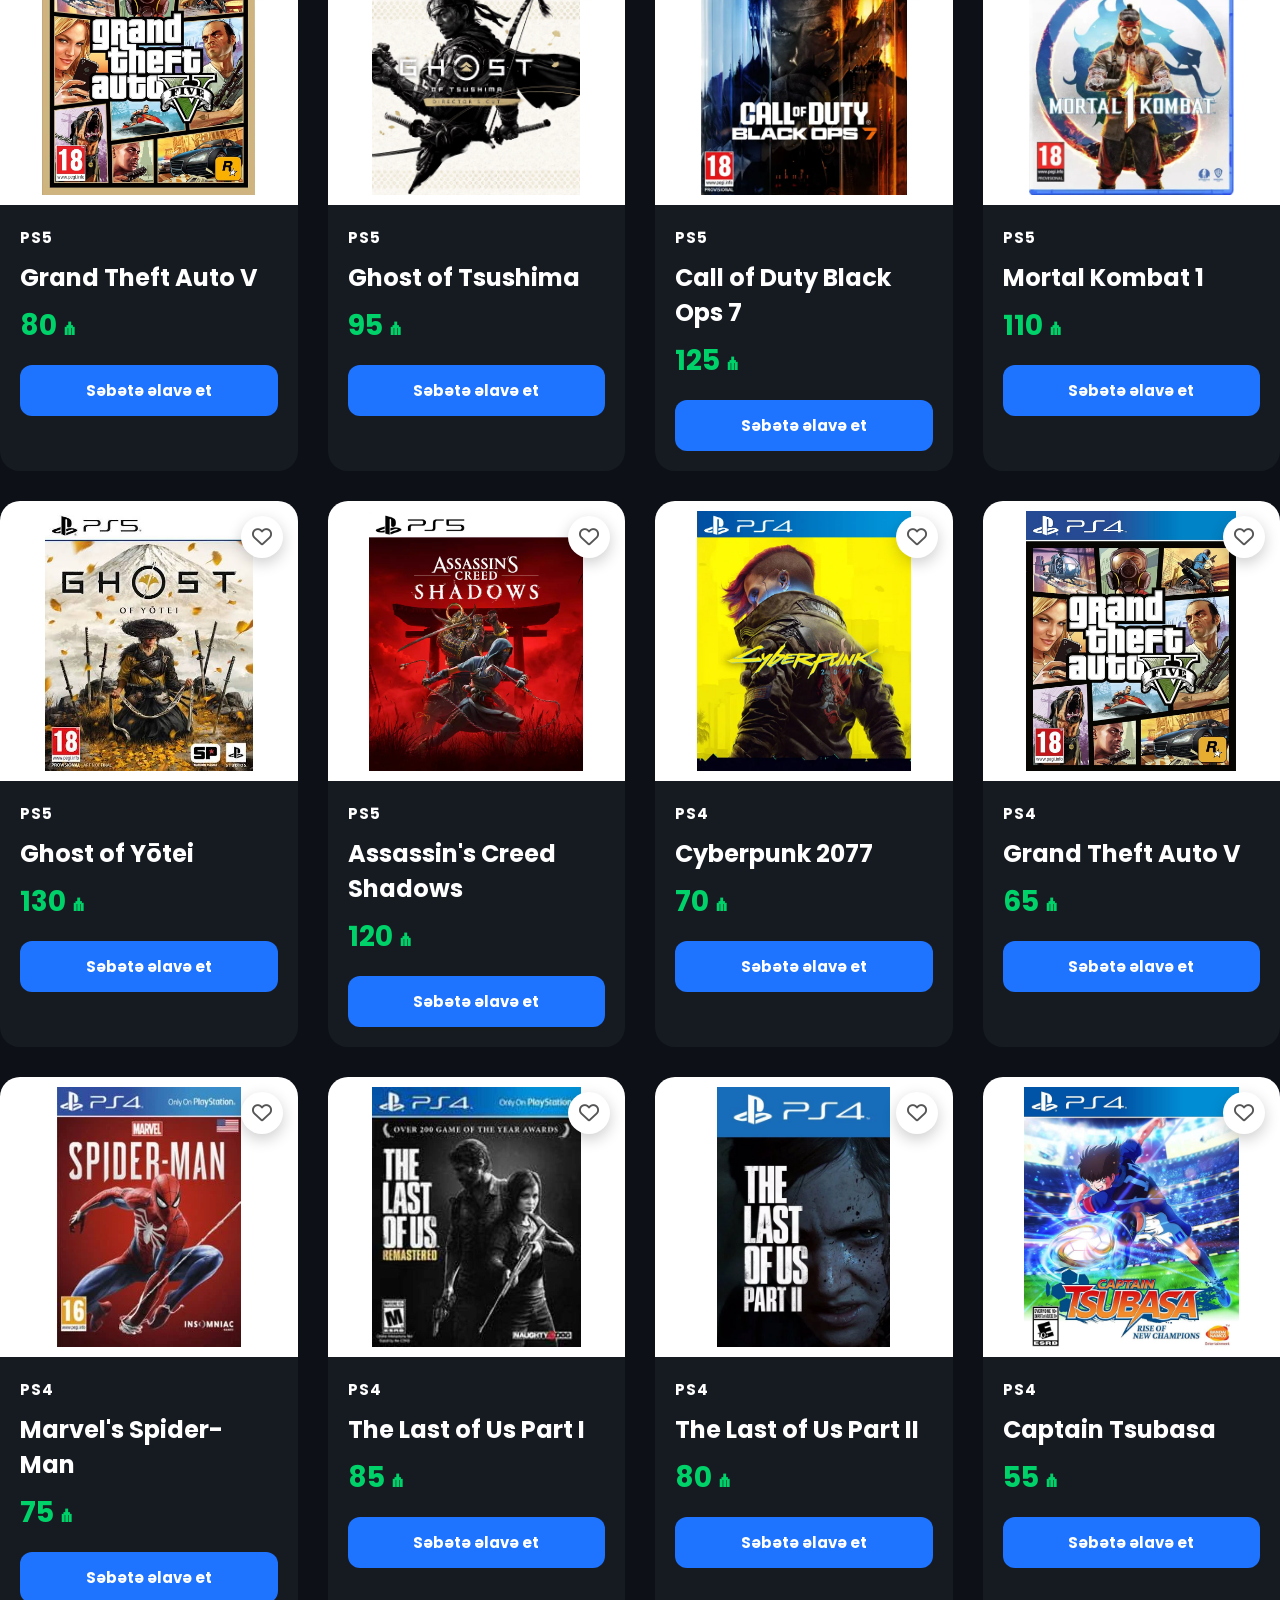
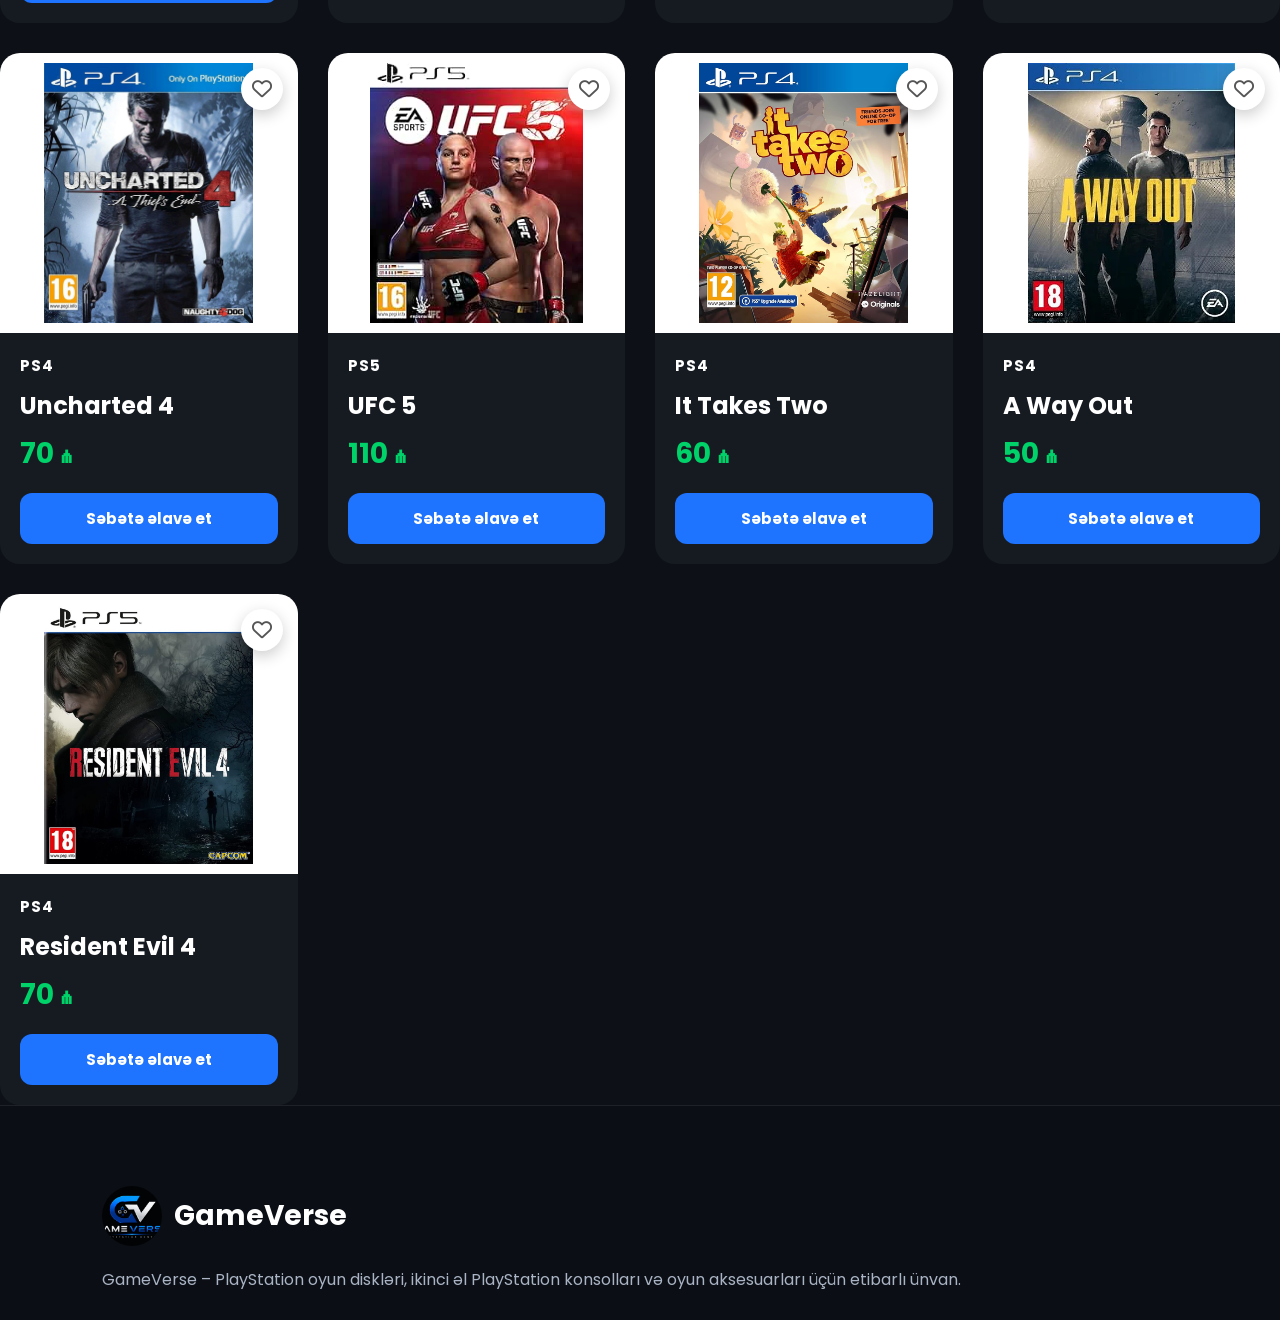
<file: games.html>
<!DOCTYPE html>
<html lang="az">

<head>

    <meta charset="UTF-8">

    <meta name="viewport" content="width=device-width, initial-scale=1.0">

    <title>GameVerse | Oyunlar</title>

    <link rel="icon" type="image/jpeg" href="images/favicon.png">

    <link rel="stylesheet" href="style.css">

    <link rel="preconnect" href="https://fonts.googleapis.com">

    <link rel="preconnect" href="https://fonts.gstatic.com" crossorigin>

    <link href="https://fonts.googleapis.com/css2?family=Poppins:wght@300;400;500;600;700;800&display=swap" rel="stylesheet">

    <link rel="stylesheet"
    href="https://cdnjs.cloudflare.com/ajax/libs/font-awesome/6.6.0/css/all.min.css">

</head>
<body>
    <header>

    <nav class="navbar">

        <a href="favorites.html" class="logo">

            <div class="favorite-btn">
    <i class="fa-regular fa-heart"></i>
</div>

<img src="images/logo.jpeg" alt="GameVerse Logo">

            <span>GameVerse</span>

        </a>

        <ul class="nav-menu">

            <li><a href="index.html">Ana Səhifə</a></li>

            <li><a href="games.html" class="active">Oyunlar</a></li>

            <li><a href="playstation.html">PlayStation</a></li>

            <li><a href="accesories.html">Aksesuarlar</a></li>

            <li><a href="secondhand.html">İkinci Əl</a></li>

            <li><a href="news.html">Xəbərlər</a></li>

            <li><a href="contact.html">Əlaqə</a></li>

        </ul>

    </nav>

</header>

<section class="page-hero">

    <h1>Bütün PlayStation Oyunları</h1>

    <p>

        PS4 və PS5 üçün ən yeni və ən populyar oyun diskləri.

    </p>

</section>

<section class="popular-games">

    <div class="games-container">

        <!-- PS5 -->

        <div class="game-card">
            
            <div class="favorite-btn">
    <i class="fa-regular fa-heart"></i>
</div>

<img src="images/ea-sports-fc26-ps5.webp" alt="EA SPORTS FC 26">
            <div class="game-info">
                <span>PS5</span>
                <h3>EA SPORTS FC 26</h3>
                <p>120 ₼</p>
                <button class="add-cart">Səbətə əlavə et</button>
            </div>
        </div>

        <div class="game-card">
            <div class="favorite-btn">
    <i class="fa-regular fa-heart"></i>
</div>

<img src="images/astro-bot-ps5.webp" alt="Astro Bot">
            <div class="game-info">
                <span>PS5</span>
                <h3>Astro Bot</h3>
                <p>120 ₼</p>
                <button class="add-cart">Səbətə əlavə et</button>
            </div>
        </div>

        <div class="game-card">
            <div class="favorite-btn">
    <i class="fa-regular fa-heart"></i>
</div>

<img src="images/god-of-war-ragnarok-ps5.webp" alt="God of War Ragnarök">
            <div class="game-info">
                <span>PS5</span>
                <h3>God of War Ragnarök</h3>
                <p>90 ₼</p>
                <button class="add-cart">Səbətə əlavə et</button>
            </div>
        </div>

        <div class="game-card">
            <div class="favorite-btn">
    <i class="fa-regular fa-heart"></i>
</div>

<img src="images/spiderman-2-ps5.jpg" alt="Spider-Man 2">
            <div class="game-info">
                <span>PS5</span>
                <h3>Spider-Man 2</h3>
                <p>110 ₼</p>
                <button class="add-cart">Səbətə əlavə et</button>
            </div>
        </div>

        <div class="game-card">
            <div class="favorite-btn">
    <i class="fa-regular fa-heart"></i>
</div>

<img src="images/gran-turismo-ps5.webp" alt="Gran Turismo 7">
            <div class="game-info">
                <span>PS5</span>
                <h3>Gran Turismo 7</h3>
                <p>95 ₼</p>
                <button class="add-cart">Səbətə əlavə et</button>
            </div>
        </div>

        <div class="game-card">
            <div class="favorite-btn">
    <i class="fa-regular fa-heart"></i>
</div>

<img src="images/hogwarts-ps5.webp" alt="Hogwarts Legacy">
            <div class="game-info">
                <span>PS5</span>
                <h3>Hogwarts Legacy</h3>
                <p>100 ₼</p>
                <button class="add-cart">Səbətə əlavə et</button>
            </div>
        </div>

        <div class="game-card">
            <div class="favorite-btn">
    <i class="fa-regular fa-heart"></i>
</div>

<img src="images/death-stranding-ps5.jpg" alt="Death Stranding">
            <div class="game-info">
                <span>PS5</span>
                <h3>Death Stranding</h3>
                <p>95 ₼</p>
                <button class="add-cart">Səbətə əlavə et</button>
            </div>
        </div>

        <div class="game-card">
            <div class="favorite-btn">
    <i class="fa-regular fa-heart"></i>
</div>

<img src="images/tekken8-ps5.webp" alt="Tekken 8">
            <div class="game-info">
                <span>PS5</span>
                <h3>Tekken 8</h3>
                <p>105 ₼</p>
                <button class="add-cart">Səbətə əlavə et</button>
            </div>
        </div>

        <div class="game-card">
            <div class="favorite-btn">
    <i class="fa-regular fa-heart"></i>
</div>

<img src="images/gta5-ps5.jpg" alt="GTA V PS5">
            <div class="game-info">
                <span>PS5</span>
                <h3>Grand Theft Auto V</h3>
                <p>80 ₼</p>
                <button class="add-cart">Səbətə əlavə et</button>
            </div>
        </div>

        <div class="game-card">
            <div class="favorite-btn">
    <i class="fa-regular fa-heart"></i>
</div>

<img src="images/ghost-of-tsushima-ps5.webp" alt="Ghost of Tsushima">
            <div class="game-info">
                <span>PS5</span>
                <h3>Ghost of Tsushima</h3>
                <p>95 ₼</p>
                <button class="add-cart">Səbətə əlavə et</button>
            </div>
        </div>

        <div class="game-card">
            <div class="favorite-btn">
    <i class="fa-regular fa-heart"></i>
</div>

<img src="images/call-of-duty-black-ops7-ps5.webp" alt="Call of Duty Black Ops 7">
            <div class="game-info">
                <span>PS5</span>
                <h3>Call of Duty Black Ops 7</h3>
                <p>125 ₼</p>
                <button class="add-cart">Səbətə əlavə et</button>
            </div>
        </div>

        <div class="game-card">
            <div class="favorite-btn">
    <i class="fa-regular fa-heart"></i>
</div>

<img src="images/mortal-kombat1-PS5.webp" alt="Mortal Kombat 1">
            <div class="game-info">
                <span>PS5</span>
                <h3>Mortal Kombat 1</h3>
                <p>110 ₼</p>
                <button class="add-cart">Səbətə əlavə et</button>
            </div>
        </div>

        <div class="game-card">
            <div class="favorite-btn">
    <i class="fa-regular fa-heart"></i>
</div>

<img src="images/ghost-of-yotei-ps5.jpg" alt="Ghost of Yōtei">
            <div class="game-info">
                <span>PS5</span>
                <h3>Ghost of Yōtei</h3>
                <p>130 ₼</p>
                <button class="add-cart">Səbətə əlavə et</button>
            </div>
        </div>

        <div class="game-card">
            <div class="favorite-btn">
    <i class="fa-regular fa-heart"></i>
</div>

<img src="images/assassins-creed-shadows-ps5.webp" alt="Assassin's Creed Shadows">
            <div class="game-info">
                <span>PS5</span>
                <h3>Assassin's Creed Shadows</h3>
                <p>120 ₼</p>
                <button class="add-cart">Səbətə əlavə et</button>
            </div>
        </div>

        <!-- PS4 -->

        <div class="game-card">
            <div class="favorite-btn">
    <i class="fa-regular fa-heart"></i>
</div>

<img src="images/cyberpunk-ps4.webp" alt="Cyberpunk 2077">
            <div class="game-info">
                <span>PS4</span>
                <h3>Cyberpunk 2077</h3>
                <p>70 ₼</p>
                <button class="add-cart">Səbətə əlavə et</button>
            </div>
        </div>

        <div class="game-card">
            <div class="favorite-btn">
    <i class="fa-regular fa-heart"></i>
</div>

<img src="images/gta5-ps4.jpg" alt="Grand Theft Auto V">
            <div class="game-info">
                <span>PS4</span>
                <h3>Grand Theft Auto V</h3>
                <p>65 ₼</p>
                <button class="add-cart">Səbətə əlavə et</button>
            </div>
        </div>

        <div class="game-card">
            <div class="favorite-btn">
    <i class="fa-regular fa-heart"></i>
</div>

<img src="images/spiderman-1-ps4.webp" alt="Marvel's Spider-Man">
            <div class="game-info">
                <span>PS4</span>
                <h3>Marvel's Spider-Man</h3>
                <p>75 ₼</p>
                <button class="add-cart">Səbətə əlavə et</button>
            </div>
        </div>

        <div class="game-card">
            <div class="favorite-btn">
    <i class="fa-regular fa-heart"></i>
</div>

<img src="images/the-last-of-us-part1-ps4.jpg" alt="The Last of Us Part I">
            <div class="game-info">
                <span>PS4</span>
                <h3>The Last of Us Part I</h3>
                <p>85 ₼</p>
                <button class="add-cart">Səbətə əlavə et</button>
            </div>
        </div>

        <div class="game-card">
            <div class="favorite-btn">
    <i class="fa-regular fa-heart"></i>
</div>

<img src="images/the-last-of-us-part2-ps4.jpg" alt="The Last of Us Part II">
            <div class="game-info">
                <span>PS4</span>
                <h3>The Last of Us Part II</h3>
                <p>80 ₼</p>
                <button class="add-cart">Səbətə əlavə et</button>
            </div>
        </div>

        <div class="game-card">
            <div class="favorite-btn">
    <i class="fa-regular fa-heart"></i>
</div>

<img src="images/tsubasa-ps4.jpg" alt="Captain Tsubasa">
            <div class="game-info">
                <span>PS4</span>
                <h3>Captain Tsubasa</h3>
                <p>55 ₼</p>
                <button class="add-cart">Səbətə əlavə et</button>
            </div>
        </div>

        <div class="game-card">
            <div class="favorite-btn">
    <i class="fa-regular fa-heart"></i>
</div>

<img src="images/uncharted4-ps4.jpg" alt="Uncharted 4">
            <div class="game-info">
                <span>PS4</span>
                <h3>Uncharted 4</h3>
                <p>70 ₼</p>
                <button class="add-cart">Səbətə əlavə et</button>
            </div>
        </div>

        <div class="game-card">
            <div class="favorite-btn">
    <i class="fa-regular fa-heart"></i>
</div>

<img src="images/ufc5-ps5.jpg" alt="UFC 5">
            <div class="game-info">
                <span>PS5</span>
                <h3>UFC 5</h3>
                <p>110 ₼</p>
                <button class="add-cart">Səbətə əlavə et</button>
            </div>
        </div>

        <div class="game-card">
            <div class="favorite-btn">
    <i class="fa-regular fa-heart"></i>
</div>

<img src="images/it-takes-two-ps4.jpg" alt="It Takes Two">
            <div class="game-info">
                <span>PS4</span>
                <h3>It Takes Two</h3>
                <p>60 ₼</p>
                <button class="add-cart">Səbətə əlavə et</button>
            </div>
        </div>

        <div class="game-card">
            <div class="favorite-btn">
    <i class="fa-regular fa-heart"></i>
</div>

<img src="images/a-way-out-ps4.webp" alt="A Way Out">
            <div class="game-info">
                <span>PS4</span>
                <h3>A Way Out</h3>
                <p>50 ₼</p>
                <button class="add-cart">Səbətə əlavə et</button>
            </div>
        </div>

        <div class="game-card">
            <div class="favorite-btn">
    <i class="fa-regular fa-heart"></i>
</div>

<img src="images/resident-evil4-ps4.jpg" alt="Resident Evil 4">
            <div class="game-info">
                <span>PS4</span>
                <h3>Resident Evil 4</h3>
                <p>70 ₼</p>
                <button class="add-cart">Səbətə əlavə et</button>
            </div>
        </div>

    </div>

</section>

<footer class="footer">

    <div class="footer-container">

        <!-- Logo və məlumat -->

        <div class="footer-box">

            <a href="index.html" class="footer-logo">

                <div class="favorite-btn">
    <i class="fa-regular fa-heart"></i>
</div>

<img src="images/logo.jpeg" alt="GameVerse Logo">

                <span>GameVerse</span>

            </a>

            <p>
                GameVerse – PlayStation oyun diskləri,
                ikinci əl PlayStation konsolları və
                oyun aksesuarları üçün etibarlı ünvan.
            </p>

        </div>
</footer>
<div class="toast" id="toast">
    <i class="fa-solid fa-heart"></i>
    <span>Favorilərə əlavə edildi</span>
</div>

<script src="script.js"></script>

</body>
</html>
</file>
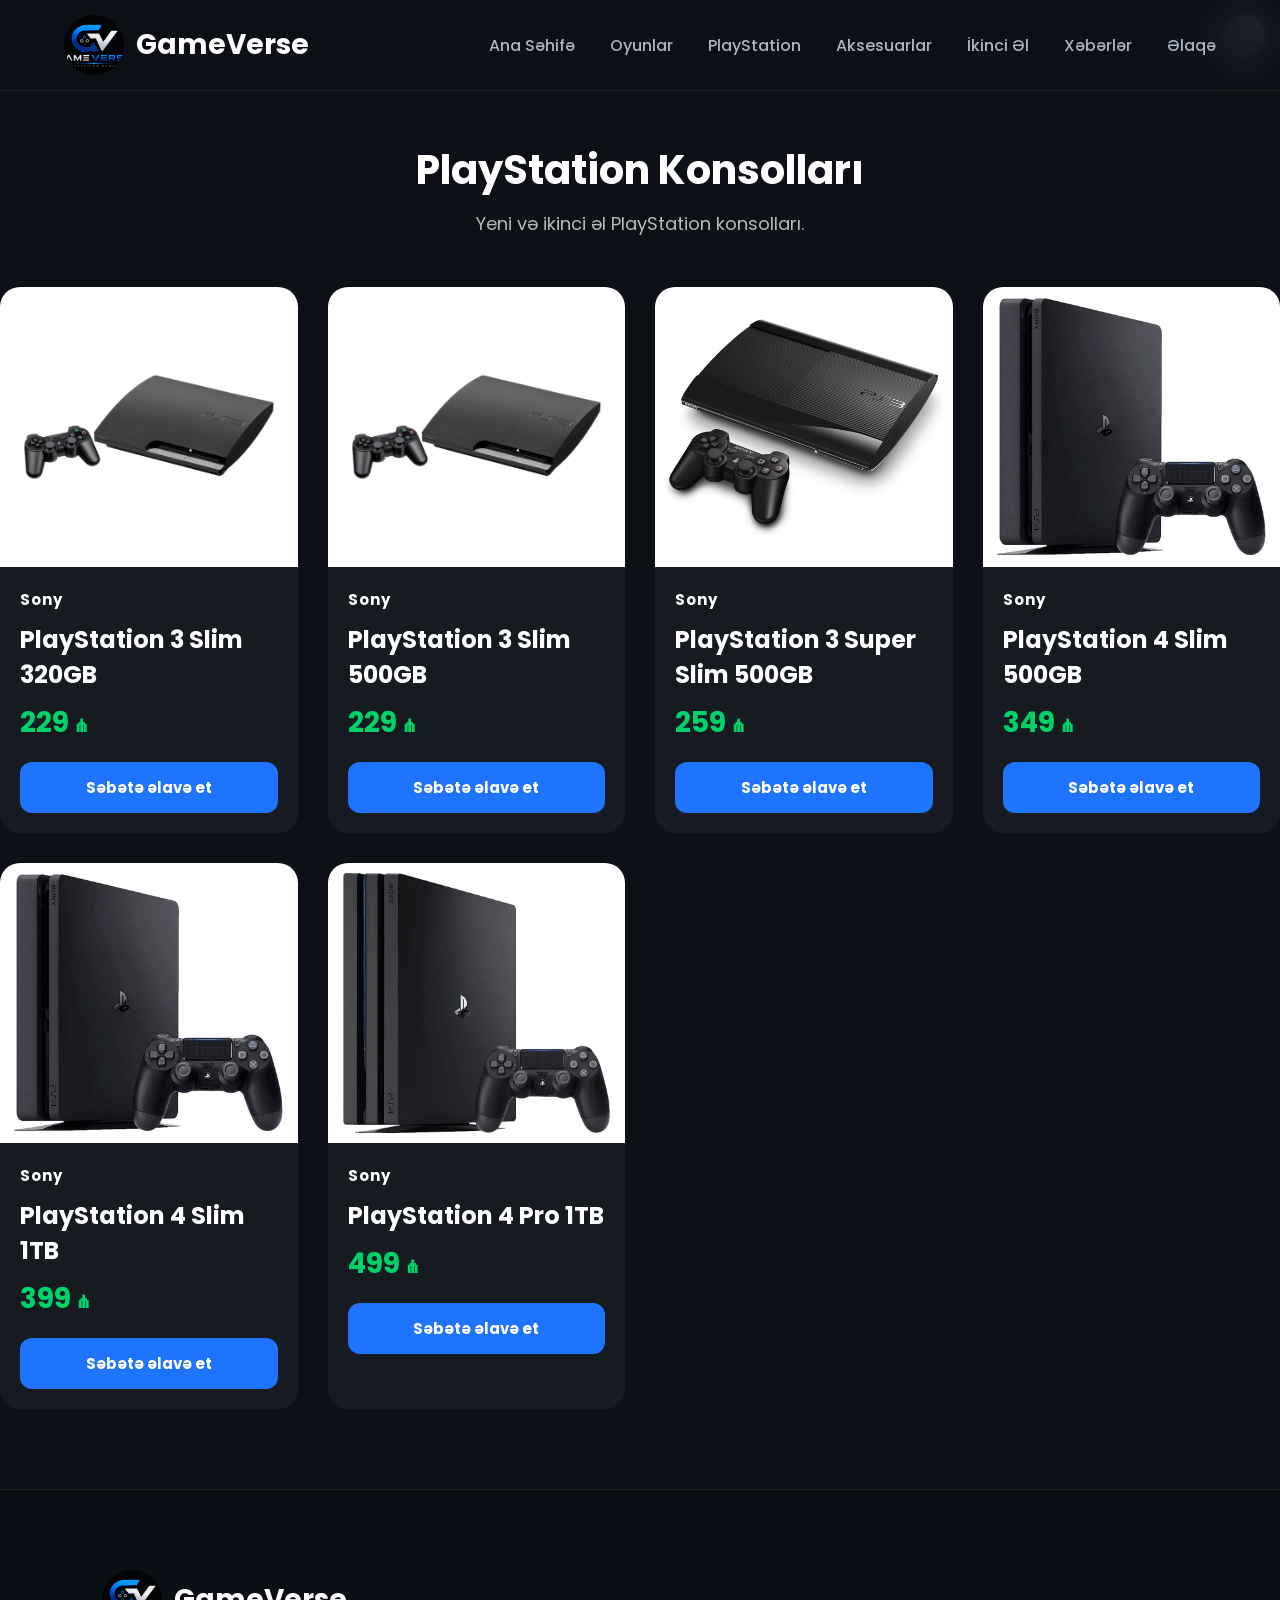
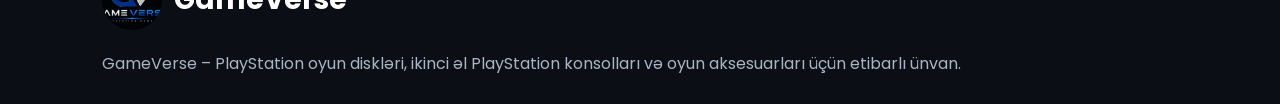
<file: playstation.html>
<!DOCTYPE html>
<html lang="az">

<head>

    <meta charset="UTF-8">

    <meta name="viewport" content="width=device-width, initial-scale=1.0">

    <title>GameVerse | PlayStation</title>

    <link rel="icon" type="image/jpeg" href="images/favicon.png">

    <link rel="stylesheet" href="style.css">

    <link rel="preconnect" href="https://fonts.googleapis.com">

    <link rel="preconnect" href="https://fonts.gstatic.com" crossorigin>

    <link href="https://fonts.googleapis.com/css2?family=Poppins:wght@300;400;500;600;700;800&display=swap" rel="stylesheet">

    <link rel="stylesheet"
        href="https://cdnjs.cloudflare.com/ajax/libs/font-awesome/6.6.0/css/all.min.css">
        

</head>

<body>

<header>

    <nav class="navbar">

        <a href="index.html" class="logo">

            <img src="images/logo.jpeg" alt="GameVerse Logo">

            <span>GameVerse</span>

        </a>

        <ul class="nav-menu">

            <li><a href="index.html">Ana Səhifə</a></li>

            <li><a href="games.html">Oyunlar</a></li>

            <li><a href="playstation.html" class="active">PlayStation</a></li>

            <li><a href="accesories.html">Aksesuarlar</a></li>

            <li><a href="secondhand.html">İkinci Əl</a></li>

            <li><a href="news.html">Xəbərlər</a></li>

            <li><a href="contact.html">Əlaqə</a></li>

        </ul>

    </nav>

</header>

<section class="popular-consoles">

    <div class="section-title">
        <h2>PlayStation Konsolları</h2>
        <p>Yeni və ikinci əl PlayStation konsolları.</p>
    </div>

    <div class="games-container">

        <div class="game-card">
            <img src="images/ps3-slim.jpg" alt="PS3 Slim">
            <div class="game-info">
                <span>Sony</span>
                <h3>PlayStation 3 Slim 320GB</h3>
                <p>229 ₼</p>
                <button class="add-cart">Səbətə əlavə et</button>
            </div>
        </div>

        <div class="game-card">
            <img src="images/ps3-slim.jpg" alt="PS3 Slim">
            <div class="game-info">
                <span>Sony</span>
                <h3>PlayStation 3 Slim 500GB</h3>
                <p>229 ₼</p>
                <button class="add-cart">Səbətə əlavə et</button>
            </div>
        </div>

                <div class="game-card">
            <img src="images/ps3-super-slim.jpg" alt="PS3 Super Slim">
            <div class="game-info">
                <span>Sony</span>
                <h3>PlayStation 3 Super Slim 500GB</h3>
                <p>259 ₼</p>
                <button class="add-cart">Səbətə əlavə et</button>
            </div>
        </div>

        <div class="game-card">
            <img src="images/ps4-slim.jpg" alt="PS4 Slim">
            <div class="game-info">
                <span>Sony</span>
                <h3>PlayStation 4 Slim 500GB</h3>
                <p>349 ₼</p>
                <button class="add-cart">Səbətə əlavə et</button>
            </div>
        </div>

                <div class="game-card">
            <img src="images/ps4-slim.jpg" alt="PS4 Slim">
            <div class="game-info">
                <span>Sony</span>
                <h3>PlayStation 4 Slim 1TB</h3>
                <p>399 ₼</p>
                <button class="add-cart">Səbətə əlavə et</button>
            </div>
        </div>


        <div class="game-card">
            <img src="images/ps4-pro.webp" alt="PS4 Pro">
            <div class="game-info">
                <span>Sony</span>
                <h3>PlayStation 4 Pro 1TB</h3>
                <p>499 ₼</p>
                <button class="add-cart">Səbətə əlavə et</button>
            </div>
        </div>

    </div>

</section>
<footer class="footer">

    <div class="footer-container">

        <!-- Logo və məlumat -->

        <div class="footer-box">

            <a href="index.html" class="footer-logo">

                <div class="favorite-btn">
    <i class="fa-regular fa-heart"></i>
</div>

<img src="images/logo.jpeg" alt="GameVerse Logo">

                <span>GameVerse</span>

            </a>

            <p>
                GameVerse – PlayStation oyun diskləri,
                ikinci əl PlayStation konsolları və
                oyun aksesuarları üçün etibarlı ünvan.
            </p>

        </div>
</footer>
<div class="toast" id="toast">
    <i class="fa-solid fa-heart"></i>
    <span>Favorilərə əlavə edildi</span>
</div>
</body>
</html>
</file>
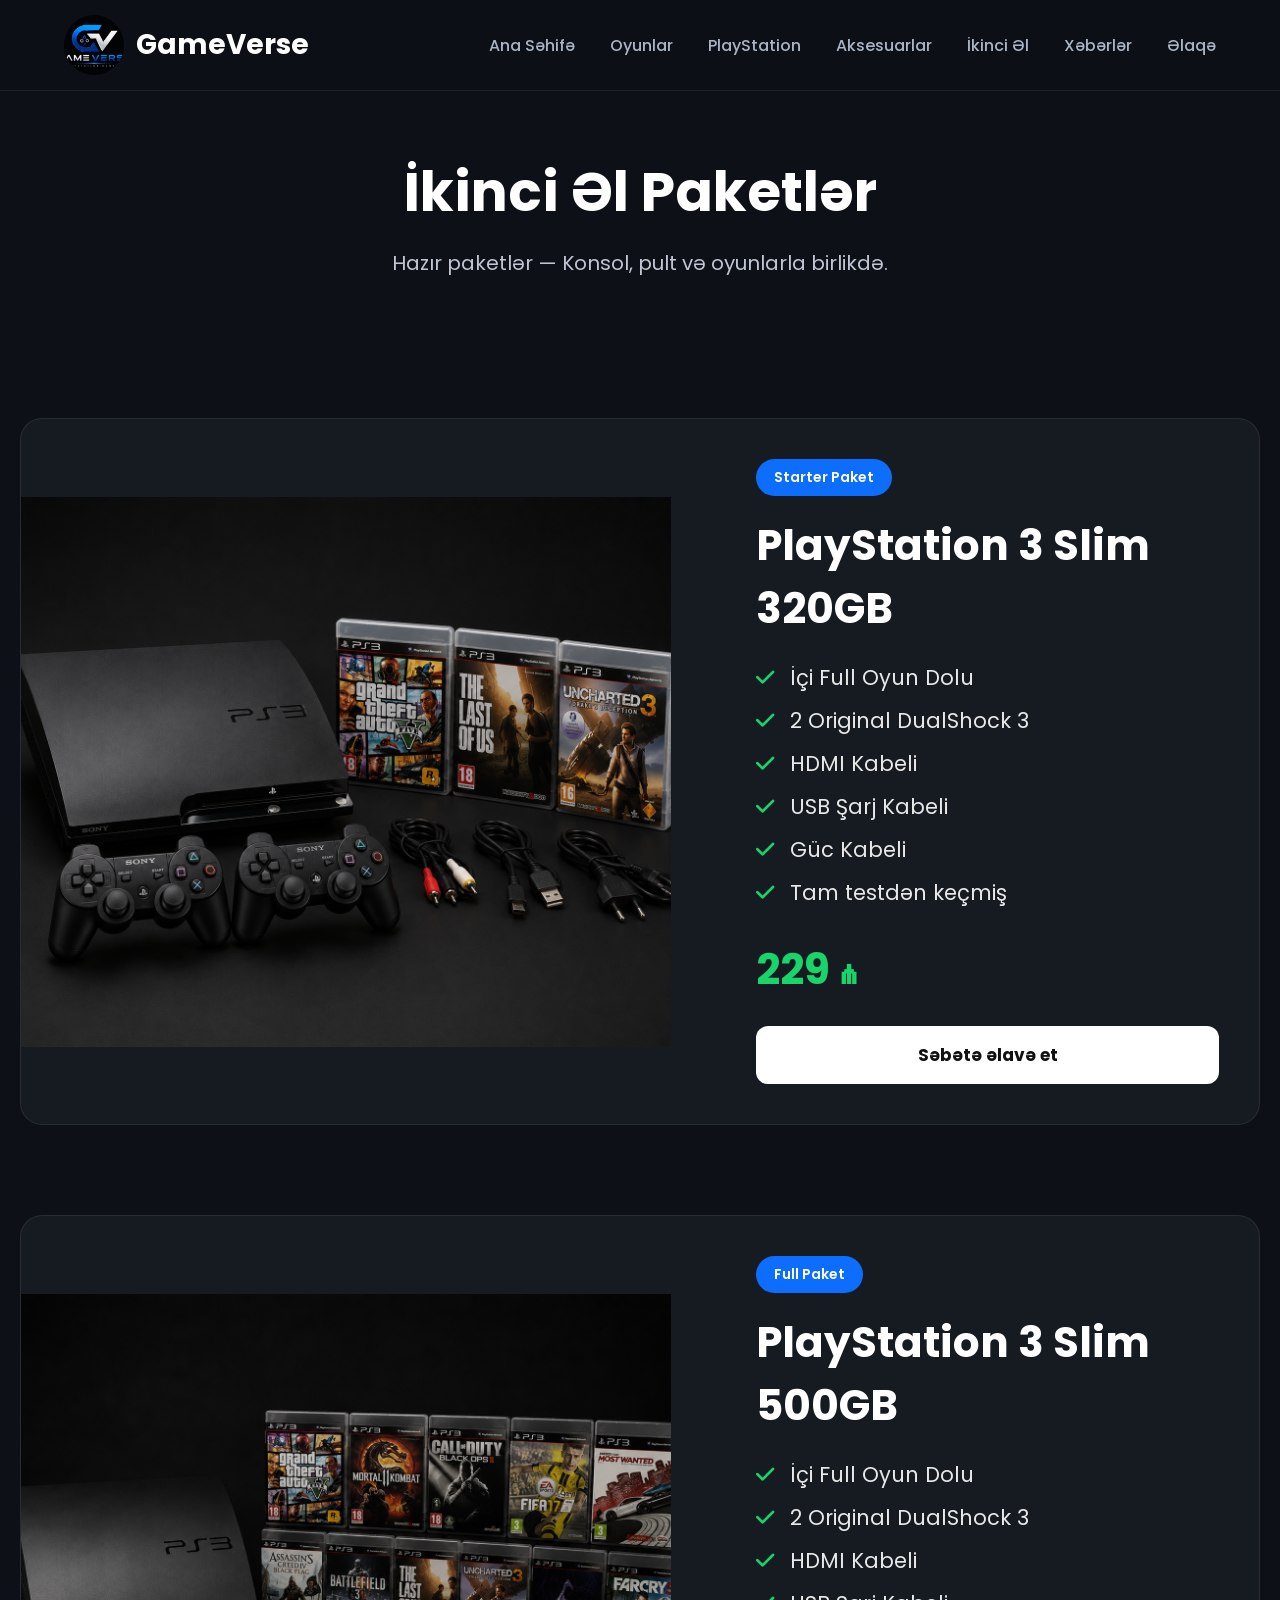
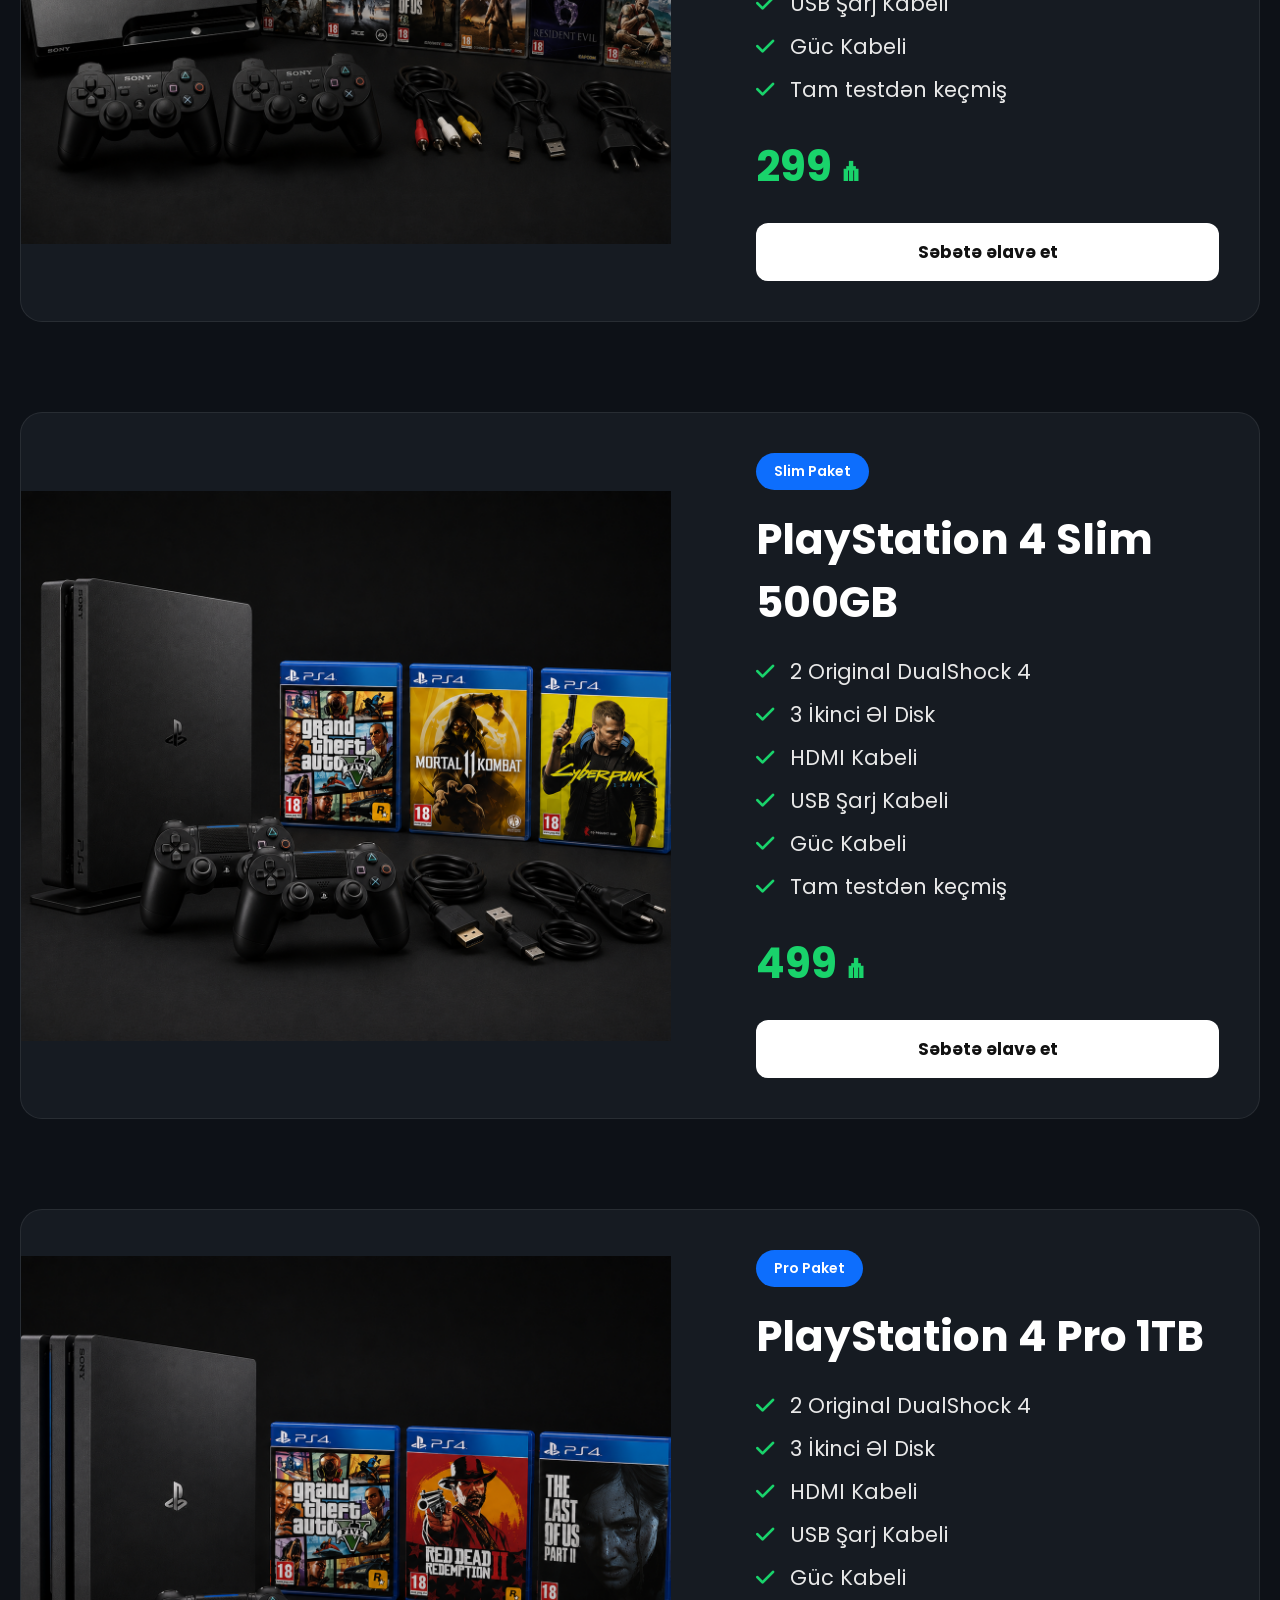
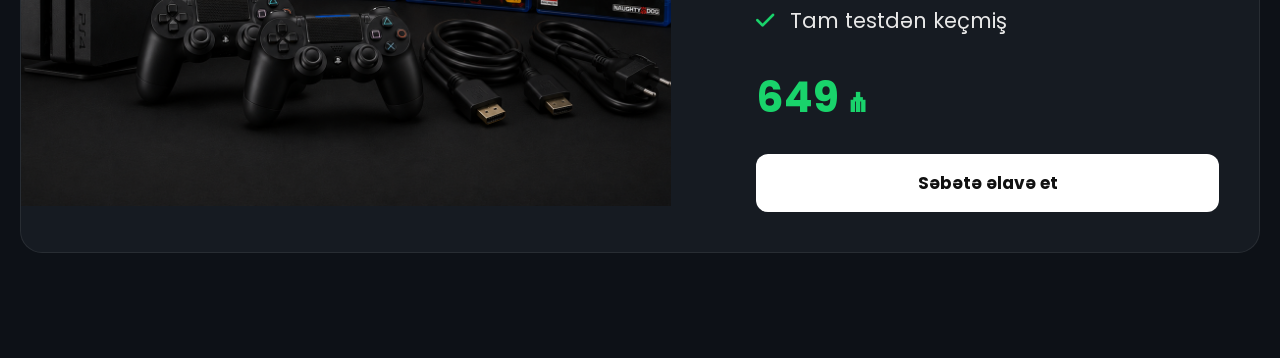
<file: secondhand.html>
<!DOCTYPE html>
<html lang="az">

<head>

    <meta charset="UTF-8">
    <meta name="viewport" content="width=device-width, initial-scale=1.0">

    <title>GameVerse | İkinci Əl Paketlər</title>

    <!-- CSS -->
    <link rel="stylesheet" href="style.css">

    <!-- Google Fonts -->
    <link rel="preconnect" href="https://fonts.googleapis.com">
    <link rel="preconnect" href="https://fonts.gstatic.com" crossorigin>

    <link href="https://fonts.googleapis.com/css2?family=Poppins:wght@300;400;500;600;700;800&display=swap" rel="stylesheet">

    <!-- Font Awesome -->
    <link rel="stylesheet"
    href="https://cdnjs.cloudflare.com/ajax/libs/font-awesome/6.7.2/css/all.min.css">

    <!-- Favicon -->
    <link rel="icon" type="image/jpeg" href="images/favicon.png">

</head>

<body>

<header>

    <nav class="navbar">

        <a href="index.html" class="logo">
            <img src="images/logo.jpeg" alt="">
            <span>GameVerse</span>
        </a>

        <ul class="nav-menu">

            <li><a href="index.html">Ana Səhifə</a></li>

            <li><a href="games.html">Oyunlar</a></li>

            <li><a href="playstation.html">PlayStation</a></li>

            <li><a href="accesories.html">Aksesuarlar</a></li>

            <li><a href="secondhand.html" class="active">İkinci Əl</a></li>

            <li><a href="news.html">Xəbərlər</a></li>

            <li><a href="contact.html">Əlaqə</a></li>

        </ul>

    </nav>

</header>

<section class="page-hero secondhand-hero">

    <div class="secondhand-content">

        <h1>İkinci Əl Paketlər</h1>

        <p>
            Hazır paketlər — Konsol, pult və oyunlarla birlikdə.
        </p>

    </div>

</section>
    <div class="packages-container">
        <!-- PS3 Starter Paket -->
<div class="package-card">

    <div class="package-image">
        <img src="images/ps3-slim.png" alt="PS3 Starter Paket">
    </div>

    <div class="package-info">

        <span class="package-badge">
            Starter Paket
        </span>

        <h3>PlayStation 3 Slim 320GB</h3>

        <ul>
            <li><i class="fa-solid fa-check"></i> İçi Full Oyun Dolu</li>

            <li><i class="fa-solid fa-check"></i> 2 Original DualShock 3</li>

            <li><i class="fa-solid fa-check"></i> HDMI Kabeli</li>

            <li><i class="fa-solid fa-check"></i> USB Şarj Kabeli</li>

            <li><i class="fa-solid fa-check"></i> Güc Kabeli</li>

            <li><i class="fa-solid fa-check"></i> Tam testdən keçmiş</li>

        </ul>

        <div class="package-price">
            229 ₼
        </div>

        <button class="add-cart">Səbətə əlavə et</button>

    </div>

</div>
<div class="package-card">

    <div class="package-image">
        <img src="images/full-full-paket.png" alt="PS3 Full Paket">
    </div>

    <div class="package-info">

        <span class="package-badge">
            Full Paket
        </span>

        <h3>PlayStation 3 Slim 500GB</h3>

        <ul>
            <li><i class="fa-solid fa-check"></i> İçi Full Oyun Dolu</li>

            <li><i class="fa-solid fa-check"></i> 2 Original DualShock 3</li>

            <li><i class="fa-solid fa-check"></i> HDMI Kabeli</li>

            <li><i class="fa-solid fa-check"></i> USB Şarj Kabeli</li>

            <li><i class="fa-solid fa-check"></i> Güc Kabeli</li>

            <li><i class="fa-solid fa-check"></i> Tam testdən keçmiş</li>
        </ul>

        <div class="package-price">
            299 ₼
        </div>

        <button class="add-cart">Səbətə əlavə et</button>

    </div>

</div>

<!-- PS4 Slim Paket -->

<div class="package-card">

    <div class="package-image">
        <img src="images/ps4-slim-paket-2.0.png" alt="PS4 Slim Paket">
    </div>

    <div class="package-info">

        <span class="package-badge">
            Slim Paket
        </span>

        <h3>PlayStation 4 Slim 500GB</h3>

        <ul>

            <li><i class="fa-solid fa-check"></i> 2 Original DualShock 4</li>

            <li><i class="fa-solid fa-check"></i> 3 İkinci Əl Disk</li>

            <li><i class="fa-solid fa-check"></i> HDMI Kabeli</li>

            <li><i class="fa-solid fa-check"></i> USB Şarj Kabeli</li>

            <li><i class="fa-solid fa-check"></i> Güc Kabeli</li>

            <li><i class="fa-solid fa-check"></i> Tam testdən keçmiş</li>

        </ul>

        <div class="package-price">
            499 ₼
        </div>

        <button class="add-cart">Səbətə əlavə et</button>

    </div>

</div>

<div class="package-card">

    <div class="package-image">
        <img src="images/ps4-pro-paket-2.0.png" alt="PS4 Pro Paket">
    </div>

    <div class="package-info">

        <span class="package-badge">
            Pro Paket
        </span>

        <h3>PlayStation 4 Pro 1TB</h3>

        <ul>

            <li><i class="fa-solid fa-check"></i> 2 Original DualShock 4</li>

            <li><i class="fa-solid fa-check"></i> 3 İkinci Əl Disk</li>

            <li><i class="fa-solid fa-check"></i> HDMI Kabeli</li>

            <li><i class="fa-solid fa-check"></i> USB Şarj Kabeli</li>

            <li><i class="fa-solid fa-check"></i> Güc Kabeli</li>

            <li><i class="fa-solid fa-check"></i> Tam testdən keçmiş</li>

        </ul>

        <div class="package-price">
            649 ₼
        </div>

        <button class="add-cart">Səbətə əlavə et</button>

    </div>

<div id="toast" class="toast">

    <i class="fa-solid fa-heart"></i>

    <span>Favorilərə əlavə edildi</span>

</div>

<script src="script.js"></script>

</div>
</body>
</html>
</file>
<file: style.css>
/*==============================
      GOOGLE FONT
==============================*/

@import url('https://fonts.googleapis.com/css2?family=Poppins:wght@300;400;500;600;700;800&display=swap');

/*==============================
        RESET
==============================*/

*{
    margin:0;
    padding:0;
    box-sizing:border-box;
}

html{
    scroll-behavior:smooth;
}

body{
    font-family:'Poppins',sans-serif;
    background:#0D1117;
    color:#ffffff;
    overflow-x:hidden;
}

img{
    max-width:100%;
    display:block;
}

a{
    text-decoration:none;
    color:inherit;
}

ul{
    list-style:none;
}

button{
    border:none;
    cursor:pointer;
    font-family:'Poppins',sans-serif;
}

/*==============================
        COLORS
==============================*/

:root{

    --primary:#0066ff;
    --primary-hover:#2388ff;

    --background:#0D1117;
    --card:#161B22;

    --white:#ffffff;
    --gray:#aab4c4;

    --shadow:0 10px 35px rgba(0,102,255,.25);

}

/*==============================
        HEADER
==============================*/

header{

    width:100%;

    position:fixed;

    top:0;

    left:0;

    z-index:1000;

    background:rgba(13,17,23,.88);

    backdrop-filter:blur(18px);

    border-bottom:1px solid rgba(255,255,255,.08);

}

.navbar{

    width:90%;

    max-width:1400px;

    margin:auto;

    height:90px;

    display:flex;

    align-items:center;

    justify-content:space-between;

}

/*==============================
        LOGO
==============================*/

.logo{

    display:flex;

    align-items:center;

    gap:12px;

}

.logo img{

    width:60px;

    height:60px;

    border-radius:50%;

    object-fit:cover;

}

.logo span{

    font-size:28px;

    font-weight:700;

    color:var(--white);

}

/*==============================
        MENU
==============================*/

.nav-menu{

    display:flex;

    gap:35px;

}

.nav-menu a{

    color:var(--gray);

    font-size:16px;

    font-weight:500;

    transition:.3s;

}

.nav-menu a:hover{

    color:var(--primary);

}

/*==============================
        ICONS
==============================*/

.nav-icons{

    display:flex;

    align-items:center;

    gap:22px;

}

.nav-icons a{

    width:45px;

    height:45px;

    display:flex;

    align-items:center;

    justify-content:center;

    border-radius:50%;

    background:var(--card);

    transition:.3s;

}

.nav-icons i{

    font-size:18px;

}

.nav-icons a:hover{

    background:var(--primary);

    transform:translateY(-4px);

}
/*==============================
            HERO
==============================*/

.hero{

    min-height:100vh;

    background:
    linear-gradient(rgba(13,17,23,.75),
    rgba(13,17,23,.88)),
    url("images/hero.jpg");

    background-size:cover;
    background-position:center;
    background-repeat:no-repeat;

    display:flex;
    align-items:center;

    padding:160px 5% 100px;

}

.hero-content{

    max-width:700px;

}

.hero-badge{

    display:inline-block;

    background:rgba(0,102,255,.18);

    color:#fff;

    border:1px solid rgba(0,102,255,.45);

    padding:10px 20px;

    border-radius:30px;

    margin-bottom:25px;

    font-size:15px;

}

.hero h1{

    font-size:64px;

    line-height:1.2;

    margin-bottom:20px;

}

.hero h1 span{

    color:var(--primary);

}

.hero p{

    color:var(--gray);

    font-size:18px;

    line-height:1.8;

    max-width:600px;

    margin-bottom:40px;

}

.hero-buttons{

    display:flex;

    gap:20px;

    margin-bottom:60px;

}

.btn-primary,
.btn-secondary{

    padding:15px 35px;

    border-radius:12px;

    font-weight:600;

    transition:.3s;

}

.btn-primary{

    background:var(--primary);

    color:#fff;

}

.btn-primary:hover{

    background:var(--primary-hover);

    transform:translateY(-5px);

}

.btn-secondary{

    border:2px solid var(--primary);

    color:#fff;

}

.btn-secondary:hover{

    background:var(--primary);

    transform:translateY(-5px);

}

/*==============================
        HERO FEATURES
==============================*/



.hero-features{

    display:flex;

    gap:25px;

    flex-wrap:wrap;

}

.feature-box{

    width:210px;

    background:rgba(22,27,34,.75);

    backdrop-filter:blur(15px);

    border:1px solid rgba(255,255,255,.08);

    border-radius:18px;

    padding:25px;

    transition:.3s;

}

.feature-box:hover{

    transform:translateY(-8px);

    box-shadow:var(--shadow);

}

.feature-box i{

    font-size:32px;

    color:var(--primary);

    margin-bottom:15px;

}

.feature-box h3{

    margin-bottom:8px;

}

.feature-box p{

    color:var(--gray);

    font-size:14px;

    margin:0;

}

/*==============================
        PAGE HERO
==============================*/

.page-hero{

    padding:150px 20px 80px;

    text-align:center;

}

.page-hero h1{

    font-size:55px;

    margin-bottom:15px;

}

.page-hero p{

    font-size:20px;

    color:#bfc5d3;

}

/*==============================
        POPULYAR OYUNLAR
==============================*/

.games-container{
    display:grid;
    grid-template-columns:repeat(auto-fit,minmax(270px,1fr));
    gap:30px;
    margin-top:50px;
}

.game-card{
    position:relative;
    background:var(--card);
    border-radius:20px;
    overflow:hidden;
    transition:.35s;
}

.game-card:hover{
    transform:translateY(-10px) scale(1.02);
    box-shadow:0 20px 40px rgba(0,0,0,.4);
}

.game-card img{
    width:100%;
    height:280px;
    object-fit:contain;
    background:#fff;
    padding:10px;
}

.game-info{
    padding:20px;
}

.game-info span{
    font-size:15px;
    font-weight:700;
    letter-spacing:1px;
}

.game-info h3{
    margin:10px 0;
    color:#fff;
    font-size:24px;
}

.game-info p{
    color:#00d26a;
    font-size:28px;
    font-weight:bold;
    margin-bottom:18px;
}

.game-info button{
    border-radius:12px;
    font-weight:700;
    transition:.3s;
}

.game-info button:hover{
    transform:scale(1.03);
}

/*==============================
      KONSOL ŞƏKİLLƏRİ
==============================*/

.console-card img{

    width:100%;

    height:260px;

    object-fit:contain;

    padding:20px;

}

.popular-consoles{
    padding: 140px 0 80px;
}


/*==============================
      AKSESUAR ŞƏKİLLƏRİ
==============================*/

.accessory-card img{

    width:100%;

    height:260px;

    object-fit:contain;

    padding:20px;

}

.accessories-hero-content{
    max-width:700px;
    margin:0 auto;
    text-align:center;
}

/*==============================
    İKİNCİ ƏL KONSOLLAR
==============================*/

.used-consoles{

    padding:100px 8%;

}

.console-container{

    display:grid;

    grid-template-columns:repeat(auto-fit,minmax(280px,1fr));

    gap:35px;

    margin-top:50px;

}

.console-card{

    position:relative;

    background:var(--card);

    border-radius:20px;

    overflow:hidden;

    transition:.35s;

    border:1px solid rgba(255,255,255,.08);

}

.console-card:hover{

    transform:translateY(-10px);

    box-shadow:var(--shadow);

}

.console-card img{

    width:100%;

    height:260px;

    object-fit:contain;

    background:#fff;

    padding:20px;

}

.console-info{

    padding:25px;

}

.platform{

    color:var(--primary);

    font-size:14px;

    font-weight:600;

}

.console-info h3{

    margin:12px 0;

    font-size:24px;

}

.condition{

    color:var(--gray);

    margin-bottom:15px;

}

.console-info h4{

    font-size:28px;

    color:#fff;

    margin-bottom:20px;

}

.cart-btn{

    width:100%;

    padding:15px;

    border-radius:12px;

    background:var(--primary);

    color:#fff;

    font-size:16px;

    font-weight:600;

    transition:.3s;

}

.cart-btn:hover{

    background:var(--primary-hover);

}

.badge{

    position:absolute;

    top:18px;

    left:18px;

    padding:8px 16px;

    border-radius:30px;

    font-size:13px;

    font-weight:600;

    color:#fff;

    z-index:10;

}

.used{

    background:#ff9800;

}

/*==============================
        KATEQORİYALAR
==============================*/

.categories{
    padding: 90px 8%;
}

.section-title{
    text-align: center;
    margin-bottom: 50px;
}

.section-title h2{
    font-size: 40px;
    color: #fff;
    margin-bottom: 10px;
}

.section-title p{
    color: #b8b8b8;
    font-size: 18px;
}

.category-container{
    display: grid;
    grid-template-columns: repeat(auto-fit, minmax(250px, 1fr));
    gap: 25px;
}

.category-card{
    background: #161b2e;
    border: 1px solid rgba(255,255,255,.08);
    border-radius: 18px;
    padding: 35px 25px;
    text-align: center;
    transition: .35s;
    cursor: pointer;
}

.category-card:hover{
    transform: translateY(-10px);
    box-shadow: 0 0 25px rgba(0,140,255,.35);
    border-color: #1e90ff;
}

.category-card i{
    font-size: 45px;
    color: #1e90ff;
    margin-bottom: 20px;
}

.category-card h3{
    color: #fff;
    font-size: 24px;
    margin-bottom: 12px;
}

.category-card p{
    color: #b8b8b8;
    line-height: 1.6;
}

/*==============================
            FOOTER
==============================*/

.footer{

    background:#0b0f15;

    border-top:1px solid rgba(255,255,255,.08);

    padding:80px 8% 25px;

}

.footer-container{

    display:grid;

    grid-template-columns:repeat(auto-fit,minmax(250px,1fr));

    gap:40px;

}

.footer-logo{

    display:flex;

    align-items:center;

    gap:12px;

    margin-bottom:20px;

}

.footer-logo img{

    width:60px;

    height:60px;

    border-radius:50%;

    object-fit:cover;

}

.footer-logo span{

    font-size:28px;

    font-weight:700;

    color:#fff;

}

.footer-box p{

    color:var(--gray);

    line-height:1.8;

}

.footer-box h3{

    color:#fff;

    margin-bottom:20px;

    font-size:22px;

}

.footer-box ul{

    display:flex;

    flex-direction:column;

    gap:15px;

}

.footer-box ul li a{

    color:var(--gray);

    transition:.3s;

}

.footer-box ul li a:hover{

    color:var(--primary);

    padding-left:8px;

}

.footer-box p i{

    color:var(--primary);

    margin-right:10px;

}

.social-icons{

    display:flex;

    gap:15px;

    margin-top:20px;

}

.social-icons a{

    width:48px;

    height:48px;

    border-radius:50%;

    background:#161B22;

    display:flex;

    align-items:center;

    justify-content:center;

    transition:.3s;

}

.social-icons i{

    font-size:20px;

    color:#fff;

}

.social-icons a:hover{

    background:var(--primary);

    transform:translateY(-6px);

    box-shadow:var(--shadow);

}

.footer-bottom{

    margin-top:60px;

    padding-top:25px;

    border-top:1px solid rgba(255,255,255,.08);

    text-align:center;

}

.footer-bottom p{

    color:var(--gray);

    font-size:15px;

}

/*==============================
        FAVORITE
==============================*/

.favorite-btn{

    position:absolute;

    top:15px;

    right:15px;

    width:42px;

    height:42px;

    border-radius:50%;

    background:#fff;

    display:flex;

    justify-content:center;

    align-items:center;

    cursor:pointer;

    box-shadow:0 5px 15px rgba(0,0,0,.2);

    transition:.3s;

    z-index:10;

}

.favorite-btn:hover{

    transform:scale(1.15);

}

.favorite-btn i{

    font-size:20px;

    color:#555;

    transition:.3s;

}

.favorite-btn.active i{
    animation: pop .35s ease;
    color:#ff2d55;
}

@keyframes pop{

    0%{
        transform:scale(1);
    }

    50%{
        transform:scale(1.35);
    }

    100%{
        transform:scale(1);
    }

}

/*==============================
        TOAST
==============================*/

.toast{

    position:fixed;

    top:25px;

    right:-400px;

    display:flex;

    align-items:center;

    gap:12px;

    background:#181d27;

    color:#fff;

    padding:15px 22px;

    border-radius:14px;

    box-shadow:0 10px 25px rgba(0,0,0,.35);

    transition:.45s;

    z-index:9999;

}

.toast.show{

    right:25px;

}

.toast i{

    color:#ff3b5c;

    font-size:22px;

}

.toast span{

    font-weight:600;

}
.empty-favorites{

    text-align:center;
    padding:80px 20px;
    color:white;

}

.empty-favorites i{

    font-size:70px;
    color:#ff2d55;
    margin-bottom:20px;

}

.empty-favorites h2{

    font-size:32px;
    margin-bottom:15px;

}

.empty-favorites p{

    color:#aaa;
    margin-bottom:30px;

}

.back-btn{

    display:inline-block;
    padding:14px 30px;
    background:#0066ff;
    color:#fff;
    text-decoration:none;
    border-radius:10px;
    transition:.3s;

}

.back-btn:hover{

    background:#0050cc;

}

/* ===========================
        Contact Page
=========================== */
.contact-section{

    padding:80px 8%;

}

.contact-container{

    display:grid;
    grid-template-columns:1fr 1fr;
    gap:50px;

}

.contact-info,
.contact-form{

    background:#161b22;
    padding:35px;
    border-radius:18px;

}

.contact-info h2,
.contact-form h2{

    font-size:32px;
    margin-bottom:15px;

}

.contact-info p{

    color:#aaa;
    margin-bottom:35px;
    line-height:1.7;

}

.info-box{

    display:flex;
    align-items:center;
    gap:18px;
    margin-bottom:25px;

}

.info-box i{

    width:55px;
    height:55px;
    background:#0066ff;
    border-radius:50%;
    display:flex;
    align-items:center;
    justify-content:center;
    font-size:22px;
    color:#fff;

}

.info-box h3{

    margin-bottom:5px;

}

.info-box span{

    color:#bdbdbd;

}

.contact-form form{

    display:flex;
    flex-direction:column;
    gap:18px;

}

.contact-form input,
.contact-form textarea{

    background:#0d1117;
    border:2px solid transparent;
    color:white;
    padding:15px;
    border-radius:10px;
    font-size:16px;
    outline:none;
    transition:.3s;

}

.contact-form input:focus,
.contact-form textarea:focus{

    border-color:#0066ff;

}

.contact-form button{

    padding:16px;
    background:#0066ff;
    color:white;
    border:none;
    border-radius:10px;
    cursor:pointer;
    font-size:17px;
    transition:.3s;

}

.contact-form button:hover{

    background:#0052cc;

}

@media(max-width:900px){

    .contact-container{

        grid-template-columns:1fr;

    }

}

/* ========================= */
/* NEWS */
/* ========================= */

.news-hero-content{
    max-width:700px;
    margin:0 auto;
    text-align:center;
}

.news-section{
    padding:40px 0 80px;
}

.news-container{
    width:90%;
    max-width:1200px;
    margin:auto;

    display:flex;
    flex-direction:column;
    gap:35px;
}

.news-card{
    display:flex;
    align-items:center;
    gap:30px;

    background:#161b22;
    border-radius:20px;
    overflow:hidden;

    transition:.3s;
}

.news-card:hover{
    transform:translateY(-8px);
    box-shadow:0 10px 30px rgba(0,0,0,.35);
}

.news-card img{
    width:360px;
    height:230px;
    object-fit:cover;
}

.news-content{
    padding:25px;
}

.news-content span{
    color:#3b82f6;
    font-size:14px;
    font-weight:600;
}

.news-content h3{
    margin:15px 0;
    font-size:30px;
    color:#fff;
}

.news-content p{
    color:#bfc5d3;
    line-height:1.7;
    margin-bottom:20px;
}

.news-content button{
    padding:12px 22px;

    background:#2563eb;
    color:#fff;

    border:none;
    border-radius:10px;

    cursor:pointer;

    transition:.3s;
}

.news-content button:hover{
    background:#1d4ed8;
}
.news-modal{

    position:fixed;

    inset:0;

    background:rgba(0,0,0,.75);

    display:none;

    justify-content:center;

    align-items:center;

    z-index:9999;

}

.news-modal.show{

    display:flex;

}

.news-modal-content{

    width:90%;

    max-width:750px;

    background:#161b22;

    border-radius:20px;

    overflow:hidden;

    animation:popup .3s ease;

}

.news-modal-content img{

    width:100%;

    height:350px;

    object-fit:cover;

}

.news-modal-content h2{

    padding:25px 25px 10px;

}

.news-modal-content p{

    padding:0 25px 25px;

    line-height:1.8;

    color:#c5c5c5;

}

.close-modal{

    position:absolute;

    right:30px;

    top:20px;

    font-size:40px;

    color:white;

    cursor:pointer;

}

@keyframes popup{

    from{

        transform:scale(.8);

        opacity:0;

    }

    to{

        transform:scale(1);

        opacity:1;

    }

}

/* ========================= */
/* SECOND HAND PACKAGES */
/* ========================= */

.secondhand-section{
    max-width:1300px;
    margin:80px auto;
    padding:0 20px;
}

.package-card{

    display:flex;
    align-items:center;
    gap:45px;

    background:#161b22;

    border:1px solid rgba(255,255,255,.08);
    border-radius:22px;

    overflow:hidden;

    margin-bottom:45px;

    transition:.35s ease;

}

.package-card:hover{

    transform:translateY(-8px);

    box-shadow:0 18px 40px rgba(0,0,0,.35);

}

.package-image{
    width:650px;
    height:550px;
    flex-shrink:0;
}

.package-image img{
    width:100%;
    height:100%;
    object-fit:cover;
    display:block;
}

.package-info{

    flex:1;
    padding:40px;

}

.package-badge{

    display:inline-block;

    background:#0d6efd;

    color:#fff;

    padding:8px 18px;

    border-radius:30px;

    font-size:14px;

    font-weight:600;

    margin-bottom:18px;

}

.package-info h3{

    font-size:42px;

    margin-bottom:22px;

}

.package-info ul{

    list-style:none;

    margin-bottom:30px;

}

.package-info ul li{

    margin-bottom:12px;

    font-size:21px;

    color:#e8e8e8;

}

.package-info ul li i{

    color:#19d36b;

    margin-right:10px;

}

.package-price{

    font-size:42px;

    font-weight:700;

    color:#19d36b;

    margin-bottom:25px;

}

.package-info button{

    padding:16px 34px;

    background:#fff;

    color:#111;

    border:none;

    border-radius:12px;

    font-size:17px;

    font-weight:700;

    cursor:pointer;

    transition:.3s;

}

.package-info button:hover{

    background:#0d6efd;

    color:#fff;

    transform:translateY(-2px);

}

/* ========================= */
/* PACKAGES CONTAINER */
/* ========================= */

.packages-container{
    display:flex;
    flex-direction:column;
    gap:45px;
    max-width:1300px;
    margin:60px auto;
    padding:0 20px;
}

/* ===========================
   CART ICON
=========================== */

.cart-icon{

    position:relative;

    width:50px;
    height:50px;

    background:#161b22;

    border-radius:50%;

    display:flex;
    align-items:center;
    justify-content:center;

    color:#fff;

    text-decoration:none;

    transition:.3s;

}

.cart-icon:hover{

    background:#0d6efd;

}

#cart-count{

    position:absolute;

    top:-6px;
    right:-6px;

    width:22px;
    height:22px;

    border-radius:50%;

    background:#00d26a;

    color:#fff;

    font-size:12px;

    display:flex;
    align-items:center;
    justify-content:center;

    font-weight:700;

}

/* ========================= */
/* CART */
/* ========================= */

.cart-section{

    max-width:1300px;

    margin:80px auto;

    padding:0 20px;

}

.cart-container{

    display:grid;

    grid-template-columns:2fr 1fr;

    gap:35px;

}

.cart-item{

    display:flex;

    align-items:center;

    gap:25px;

    background:#161b22;

    border:1px solid rgba(255,255,255,.08);

    border-radius:20px;

    padding:20px;

    margin-bottom:25px;

    transition:.3s;

}

.cart-item:hover{

    transform:translateY(-4px);

    box-shadow:0 15px 35px rgba(0,0,0,.25);

}

.cart-item img{

    width:180px;

    height:140px;

    object-fit:cover;

    border-radius:15px;

}

.cart-info{

    flex:1;

}

.cart-info h3{

    font-size:24px;

    margin-bottom:12px;

}

.cart-info p{

    font-size:22px;

    color:#19d36b;

    font-weight:700;

}

.cart-actions{

    display:flex;

    align-items:center;

    gap:15px;

}

.cart-actions button{

    width:42px;

    height:42px;

    border:none;

    border-radius:10px;

    background:#0d6efd;

    color:#fff;

    font-size:18px;

    cursor:pointer;

    transition:.3s;

}

.cart-actions button:hover{

    background:#0b5ed7;

}

.cart-actions span{

    font-size:20px;

    font-weight:700;

    min-width:25px;

    text-align:center;

}

.remove{

    background:#dc3545 !important;

}

.remove:hover{

    background:#bb2d3b !important;

}

.cart-summary{

    position:sticky;

    top:120px;

    background:#161b22;

    border:1px solid rgba(255,255,255,.08);

    border-radius:20px;

    padding:35px;

    height:fit-content;

}

.cart-summary h2{

    margin-bottom:20px;

}

.cart-summary h3{

    font-size:38px;

    color:#19d36b;

    margin-bottom:30px;

}

#whatsapp-order{

    width:100%;

    padding:18px;

    border:none;

    border-radius:12px;

    background:#25D366;

    color:#fff;

    font-size:18px;

    font-weight:700;

    cursor:pointer;

    transition:.3s;

}

#whatsapp-order:hover{

    background:#1fb857;

}

#whatsapp-order i{

    margin-right:10px;

}

/* ========================= */
/* CART Dizayn */
/* ========================= */

.add-cart{
    width:100%;
    padding:14px 20px;
    border:none;
    border-radius:10px;
    background:#1e73ff;
    color:#fff;
    font-weight:600;
    font-size:15px;
    cursor:pointer;
    transition:.3s;
}

.add-cart:hover{
    background:#0d5fe0;
    transform:translateY(-2px);
}

/* ===========================
        SEARCH MODAL
=========================== */

#search-modal{

    position: fixed;
    inset: 0;

    background: rgba(0,0,0,.75);
    backdrop-filter: blur(12px);

    display:flex;
    justify-content:center;
    align-items:flex-start;

    padding-top:120px;

    opacity:0;
    visibility:hidden;

    transition:.35s;

    z-index:9999;

}

#search-modal.active{

    opacity:1;
    visibility:visible;

}

.search-box{

    width:700px;
    max-width:90%;

    background:#fff;

    border-radius:18px;

    overflow:hidden;

    box-shadow:0 20px 60px rgba(0,0,0,.35);

    transform:translateY(-40px);

    transition:.35s;

}

#search-modal.active .search-box{

    transform:translateY(0);

}

.search-header{

    display:flex;
    align-items:center;

    border-bottom:1px solid #eee;

}

#search-input{

    flex:1;

    border:none;
    outline:none;

    padding:22px;

    font-size:18px;

    font-family:'Poppins',sans-serif;

}

#search-input::placeholder{

    color:#999;

}

#close-search{

    width:70px;
    height:70px;

    border:none;

    cursor:pointer;

    background:#fff;

    font-size:22px;

    transition:.3s;

}

#close-search:hover{

    background:#f2f2f2;

}

#search-results{

    max-height:500px;

    overflow-y:auto;

}

.search-empty{

    padding:80px 30px;

    text-align:center;

    color:#777;

}

.search-empty i{

    font-size:45px;

    margin-bottom:20px;

}

.search-empty p{

    font-size:17px;

}
</file>
